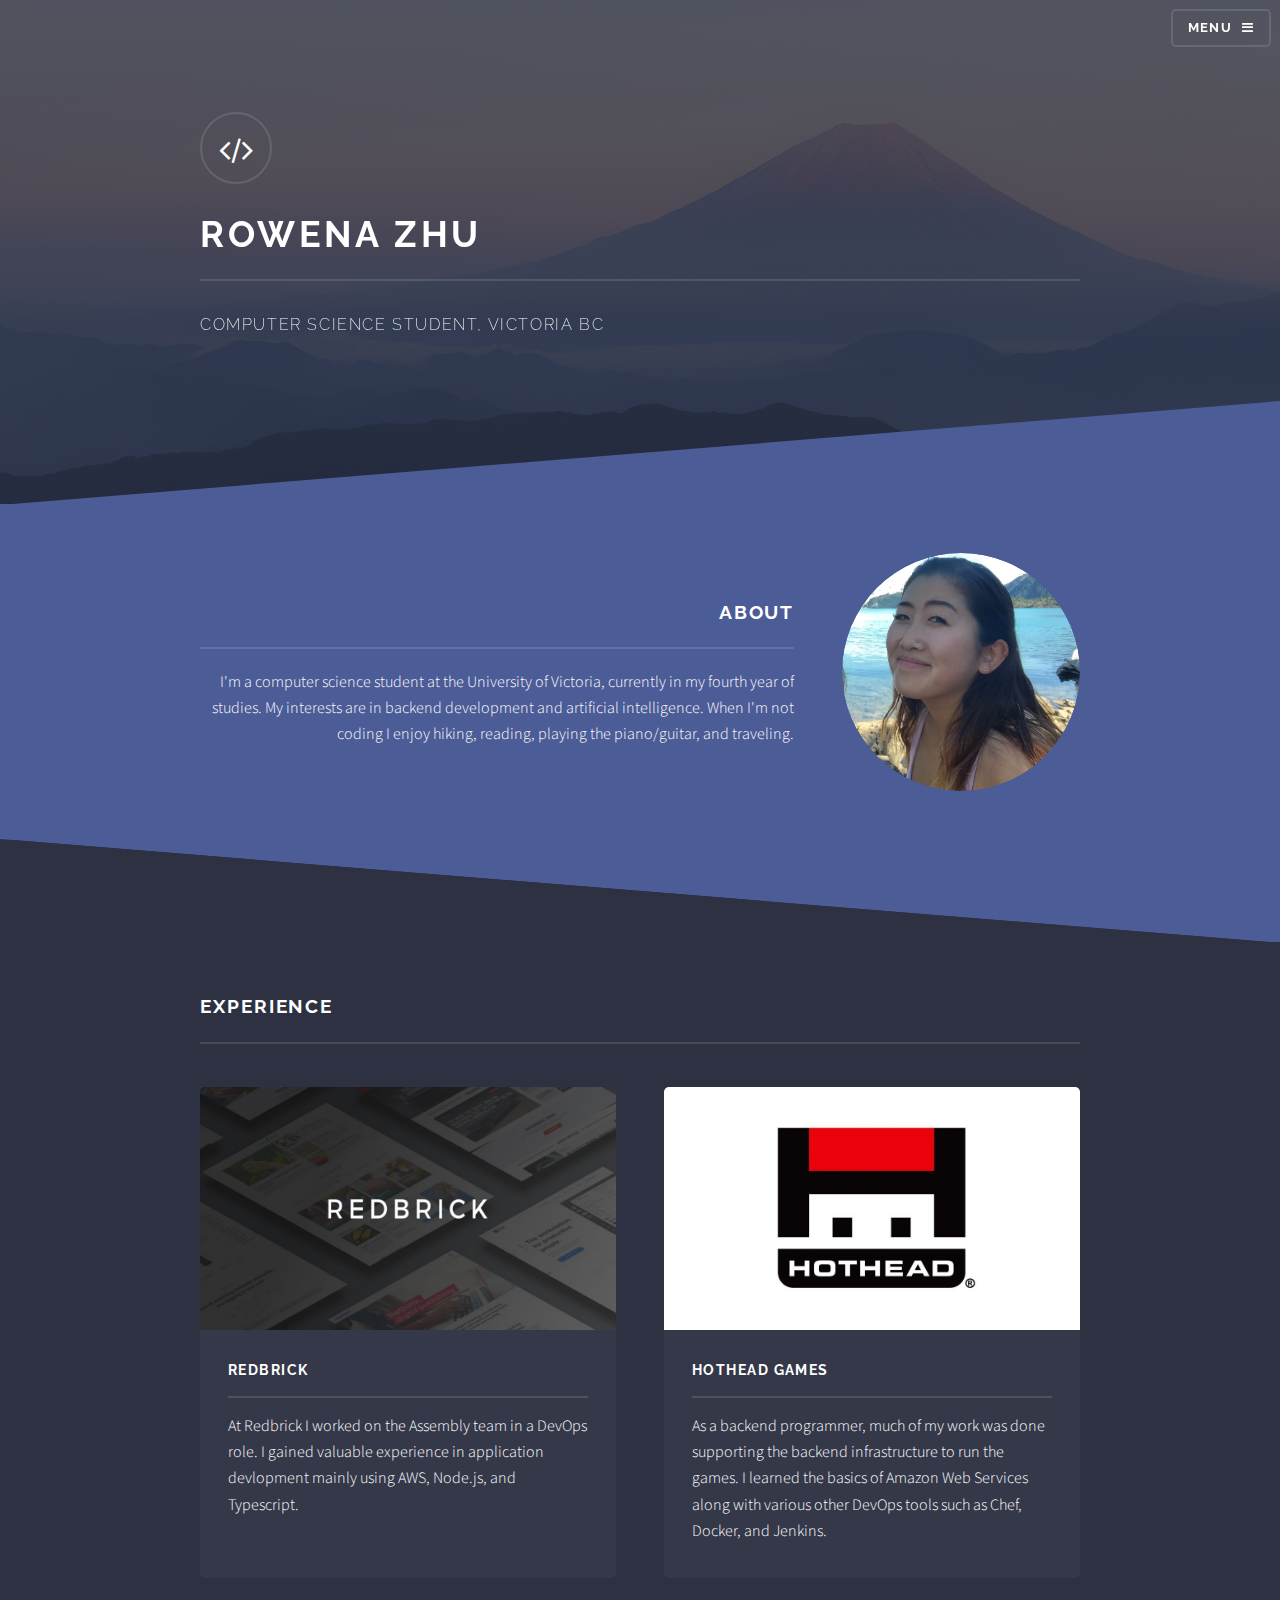
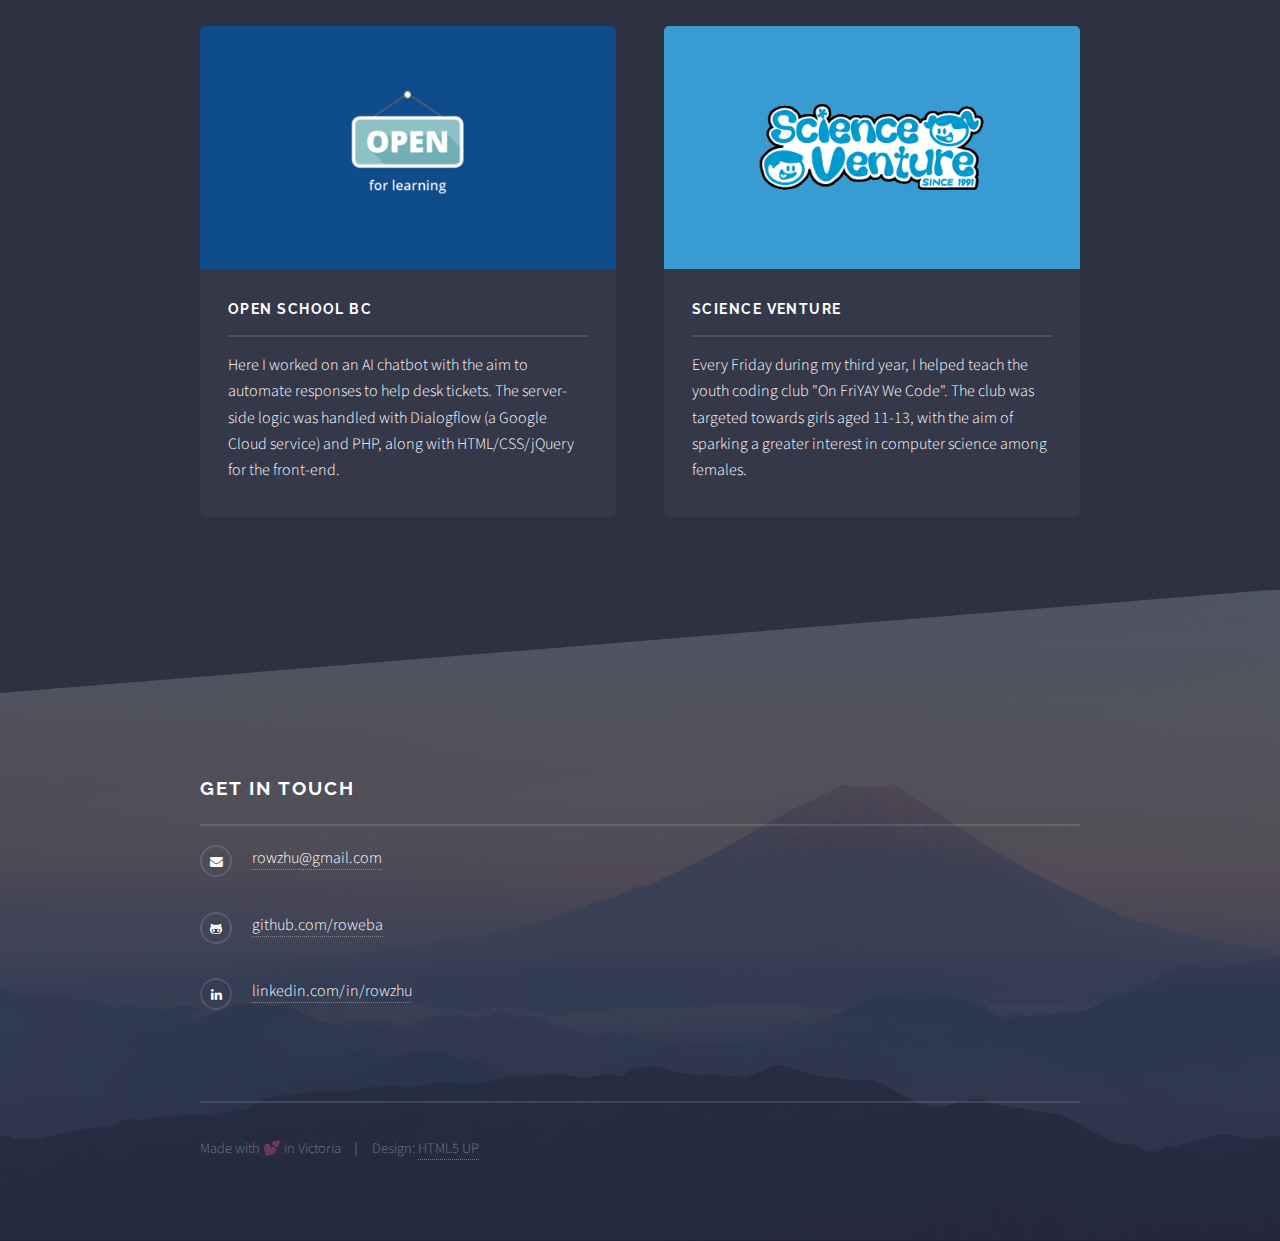
<file: index.html>
<!DOCTYPE HTML>
<!--
	Solid State by HTML5 UP
	html5up.net | @ajlkn
	Free for personal and commercial use under the CCA 3.0 license (html5up.net/license)
-->
<html>
	<head>
		<title>rowena zhu</title>
		<link rel="shortcut icon" href="favicon.ico" />
		<meta charset="utf-8" />
		<meta name="viewport" content="width=device-width, initial-scale=1, user-scalable=no" />
		<link rel="stylesheet" href="assets/css/main.css" />
		<noscript><link rel="stylesheet" href="assets/css/noscript.css" /></noscript>
	</head>
	<body class="is-preload">

		<!-- Page Wrapper -->
			<div id="page-wrapper">

				<!-- Header -->
					<header id="header" class="alt">
						<h1><a href="index.html">rowena zhu</a></h1>
						<nav>
							<a href="#menu">Menu</a>
						</nav>
					</header>

				<!-- Menu -->
					<nav id="menu">
						<div class="inner">
							<h2>Menu</h2>
							<ul class="links">
								<li><a href="https://docs.google.com/document/d/1t3fFZtf5wLRlR0L9hUS70PTY4P3JLsKaJSpeyqqjhNg/edit?usp=sharing" target="_blank">Resume</a></li>
								<li><a href="https://github.com/roweba" target="_blank">GitHub</a></li>
							</ul>
							<a href="#" class="close">Close</a>
						</div>
					</nav>

				<!-- Banner -->
					<section id="banner">
						<div class="inner">
							<div class="logo"><span class="icon fa-code"></span></div>
							<h2>rowena zhu</h2>
							<p>computer science student, victoria bc</p>
						</div>
					</section>

				<!-- Wrapper -->
					<section id="wrapper">
						
						<!-- One -->
							<section id="one" class="wrapper spotlight style1">
								<div class="inner">
									<a href="#" class="image"><img src="images/face.jpg" alt="" /></a>
									<div class="content">
										<h2 class="major">About</h2>
										<p>I'm a computer science student at the University of Victoria, currently in my fourth year of studies. My interests are in backend development and artificial intelligence.
											When I'm not coding I enjoy hiking, reading, playing the piano/guitar, and traveling.
										</p>
										<!--<a href="#" class="special">Learn more</a> -->
									</div>
								</div>
							</section>

						<!-- Two 
							<section id="two" class="wrapper alt spotlight style2">
								<div class="inner">
									<a href="#" class="image"><img src="images/pic02.jpg" alt="" /></a>
									<div class="content">
										<h2 class="major">Tempus adipiscing</h2>
										<p>Lorem ipsum dolor sit amet, etiam lorem adipiscing elit. Cras turpis ante, nullam sit amet turpis non, sollicitudin posuere urna. Mauris id tellus arcu. Nunc vehicula id nulla dignissim dapibus. Nullam ultrices, neque et faucibus viverra, ex nulla cursus.</p>
										<a href="#" class="special">Learn more</a>
									</div>
								</div>
							</section> -->

						<!-- Three
							<section id="three" class="wrapper spotlight style3">
								<div class="inner">
									<a href="#" class="image"><img src="images/pic03.jpg" alt="" /></a>
									<div class="content">
										<h2 class="major">Nullam dignissim</h2>
										<p>Lorem ipsum dolor sit amet, etiam lorem adipiscing elit. Cras turpis ante, nullam sit amet turpis non, sollicitudin posuere urna. Mauris id tellus arcu. Nunc vehicula id nulla dignissim dapibus. Nullam ultrices, neque et faucibus viverra, ex nulla cursus.</p>
										<a href="#" class="special">Learn more</a>
									</div>
								</div>
							</section> -->

						<!-- Four -->
							<section id="four" class="wrapper alt style1">
								<div class="inner">
									<h2 class="major">Experience</h2>
									<!--<p>Cras mattis ante fermentum, malesuada neque vitae, eleifend erat. Phasellus non pulvinar erat. Fusce tincidunt, nisl eget mattis egestas, purus ipsum consequat orci, sit amet lobortis lorem lacus in tellus. Sed ac elementum arcu. Quisque placerat auctor laoreet.</p> -->
									<section class="features">
										<article>
											<a href="https://rdbrck.com/" target="blank" class="image"><img src="images/redbrick.jpg" alt="" /></a>
											<h3 class="major">Redbrick</h3>
											<p>At Redbrick I worked on the Assembly team in a DevOps role. I gained valuable experience in application 
												devlopment mainly using AWS, Node.js, and Typescript.
											</p>
										</article>
										<article>
											<a href="https://hotheadgames.com/" target="blank" class="image"><img src="images/hothead.jpg" alt="" /></a>
											<h3 class="major">Hothead Games</h3>
											<p>As a backend programmer, much of my work was done supporting the backend infrastructure to run the games.
												I learned the basics of Amazon Web Services along with various other DevOps tools such as Chef, Docker, and Jenkins.
											</p>
										</article>
										<article>
											<a href="https://www.openschool.bc.ca/" target="blank" class="image"><img src="images/osbc.png" alt="" /></a>
											<h3 class="major">Open School BC</h3>
											<p>Here I worked on an AI chatbot with the aim to automate responses to help desk tickets. The server-side logic was handled
												with Dialogflow (a Google Cloud service) and PHP, along with HTML/CSS/jQuery for the front-end. 
											</p>
										</article>
										<article>
											<a href="https://www.scienceventure.ca/" target="blank" class="image"><img src="images/sv.png" alt="" /></a>
											<h3 class="major">Science Venture</h3>
											<p>Every Friday during my third year, I helped teach the youth coding club "On FriYAY We Code". The 
												club was targeted towards girls aged 11-13, with the aim of sparking a greater interest in computer science among 
												females.
											</p>
										</article>
										<!-- <article>
											<a href="javascript:void(0);" class="image"><img src="images/bc.png" alt="" /></a>
											<h3 class="major">Ministry of Citizens' Services</h3>
											<p>I helped the BC Government deploy their new VoIP technology, and used Cisco Prime Infrastrcture
												to design floor plans of wireless network coverage.</p>
										</article> -->
									</section>
									<!--<ul class="actions">
										<li><a href="#" class="button">Browse All</a></li>
									</ul> -->
								</div>
							</section>

					</section>

				<!-- Footer -->
					<section id="footer">
						<div class="inner">
							<h2 class="major">Get in touch</h2>
		
							<!-- <form method="post" action="#">
								<div class="fields">
									<div class="field">
										<label for="name">Name</label>
										<input type="text" name="name" id="name" />
									</div>
									<div class="field">
										<label for="email">Email</label>
										<input type="email" name="email" id="email" />
									</div>
									<div class="field">
										<label for="message">Message</label>
										<textarea name="message" id="message" rows="4"></textarea>
									</div>
								</div>
								<ul class="actions">
									<li><input type="submit" value="Send Message" /></li>
								</ul>
							</form> -->
							<ul class="contact">
								<!-- <li class="fa-home">
									Untitled Inc<br />
									1234 Somewhere Road Suite #2894<br />
									Nashville, TN 00000-0000
								</li> -->
								<li class="fa-envelope"><a href="mailto:rowzhu@gmail.com">rowzhu@gmail.com</a></li>
								<li class="fa-github-alt"><a href="https://github.com/roweba" target="blank">github.com/roweba</a></li>
								<li class="fa-linkedin"><a href="https://www.linkedin.com/in/rowzh/" target="blank">linkedin.com/in/rowzhu</a></li>
								<!-- <li class="fa-instagram"><a href="#">instagram.com/untitled-tld</a></li> -->
							</ul>
							<ul class="copyright">
								<li><style>.heart{color:#e25555;}</style>
									Made with 💕 in Victoria</li><li>Design: <a href="http://html5up.net">HTML5 UP</a></li>
							</ul>
						</div>
					</section>

			</div>

		<!-- Scripts -->
			<script src="assets/js/jquery.min.js"></script>
			<script src="assets/js/jquery.scrollex.min.js"></script>
			<script src="assets/js/browser.min.js"></script>
			<script src="assets/js/breakpoints.min.js"></script>
			<script src="assets/js/util.js"></script>
			<script src="assets/js/main.js"></script>

	</body>
</html>
</file>
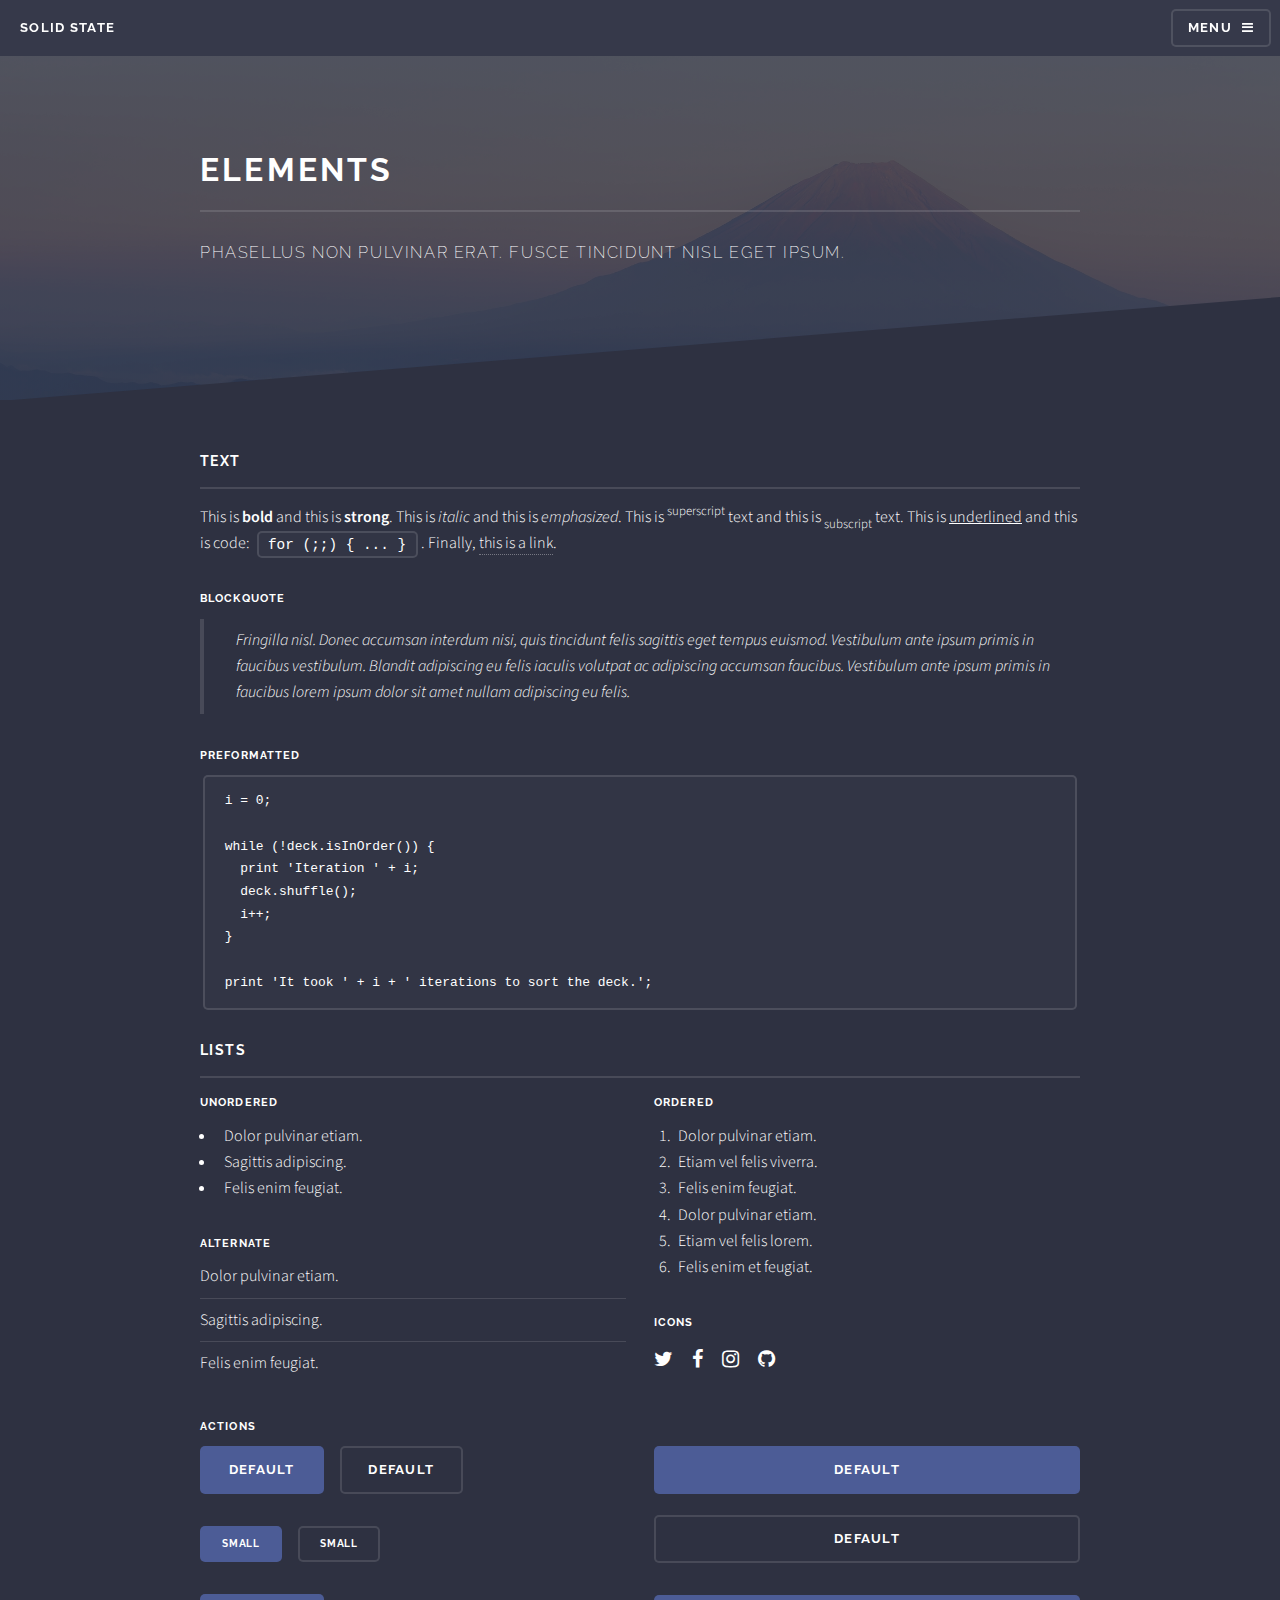
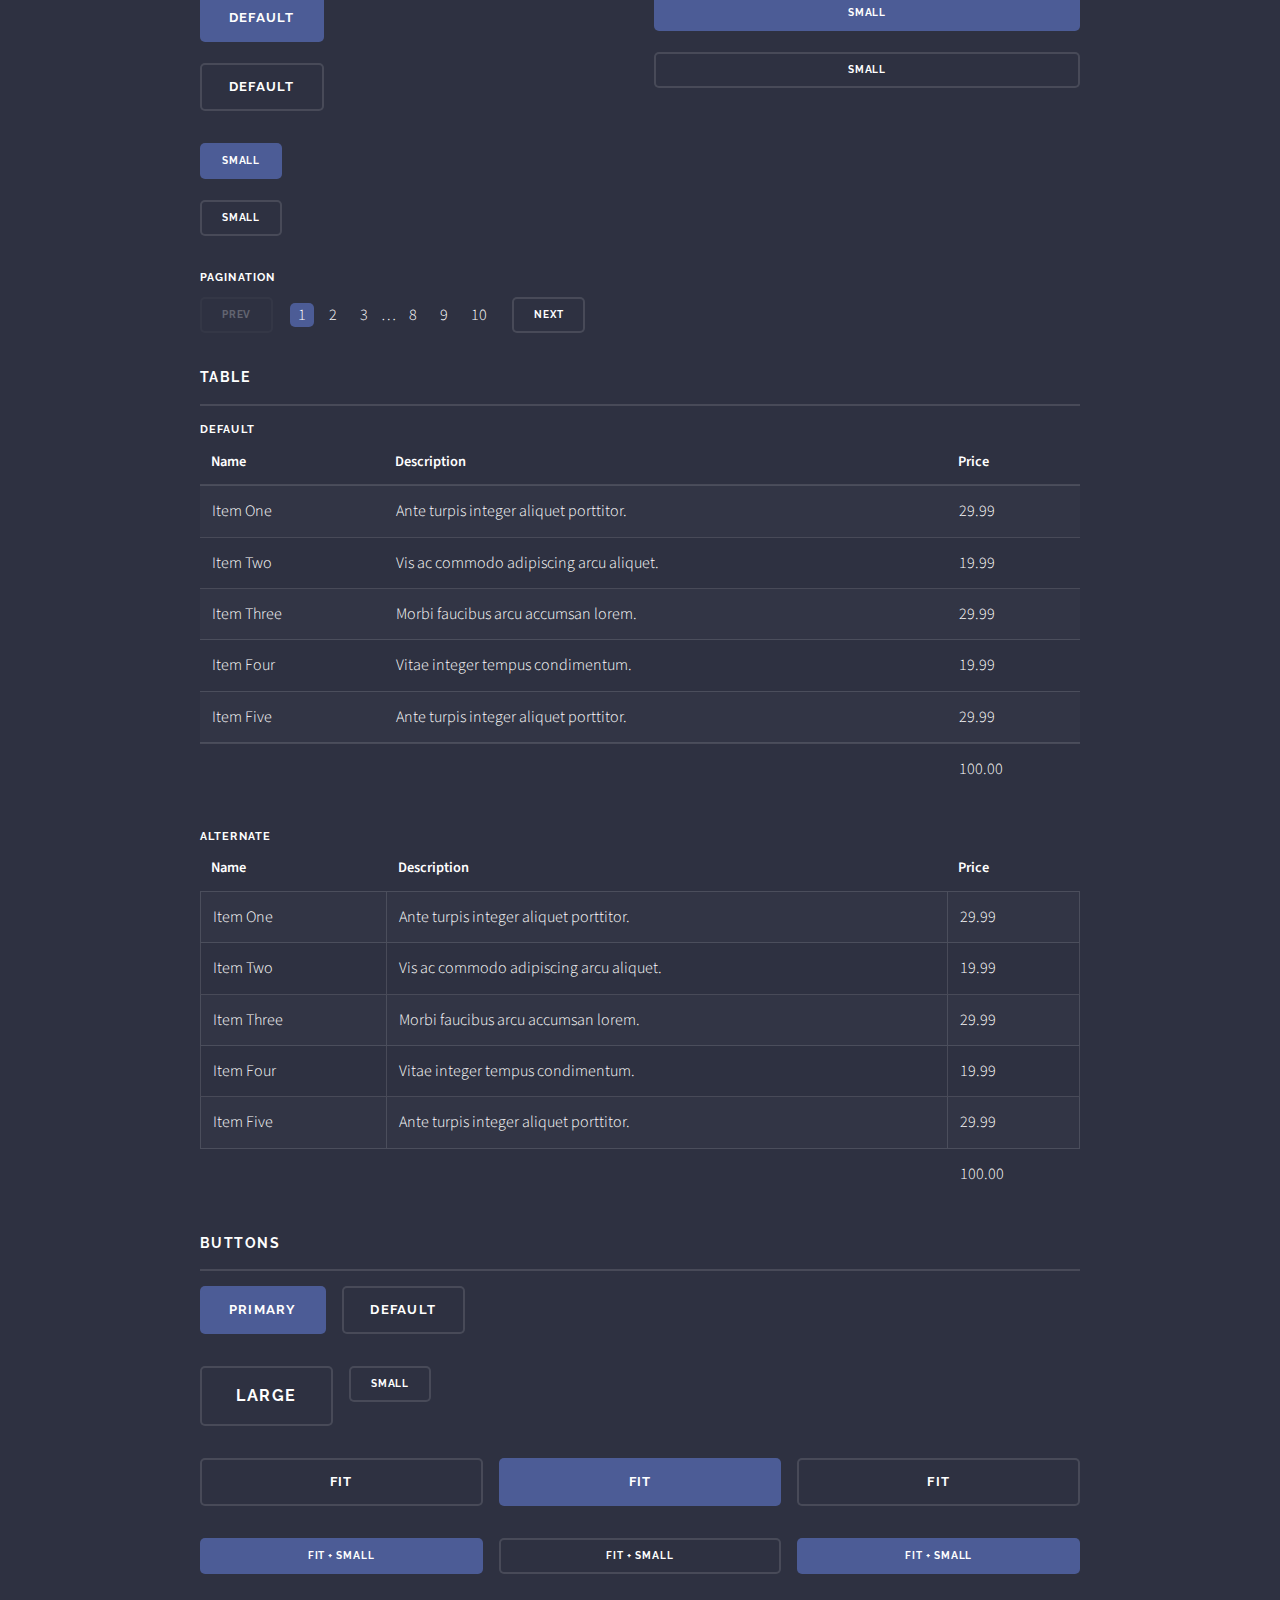
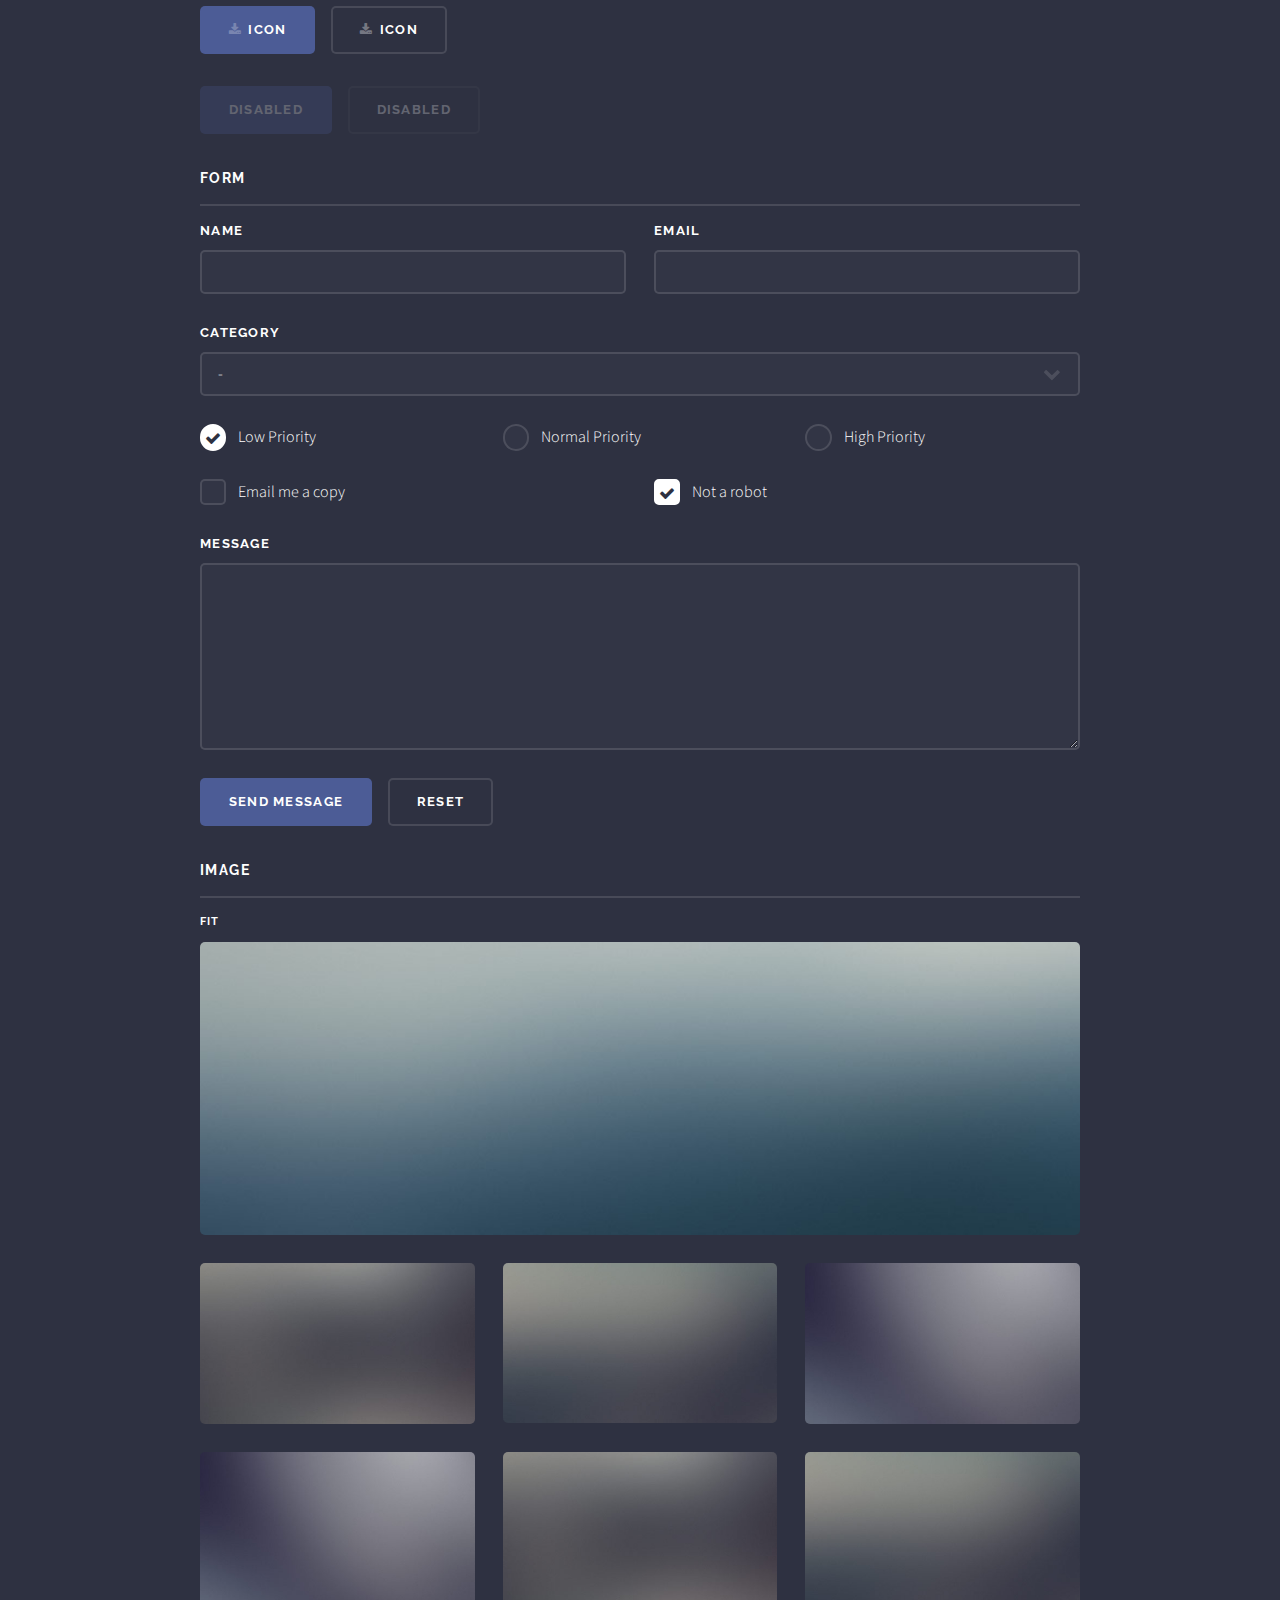
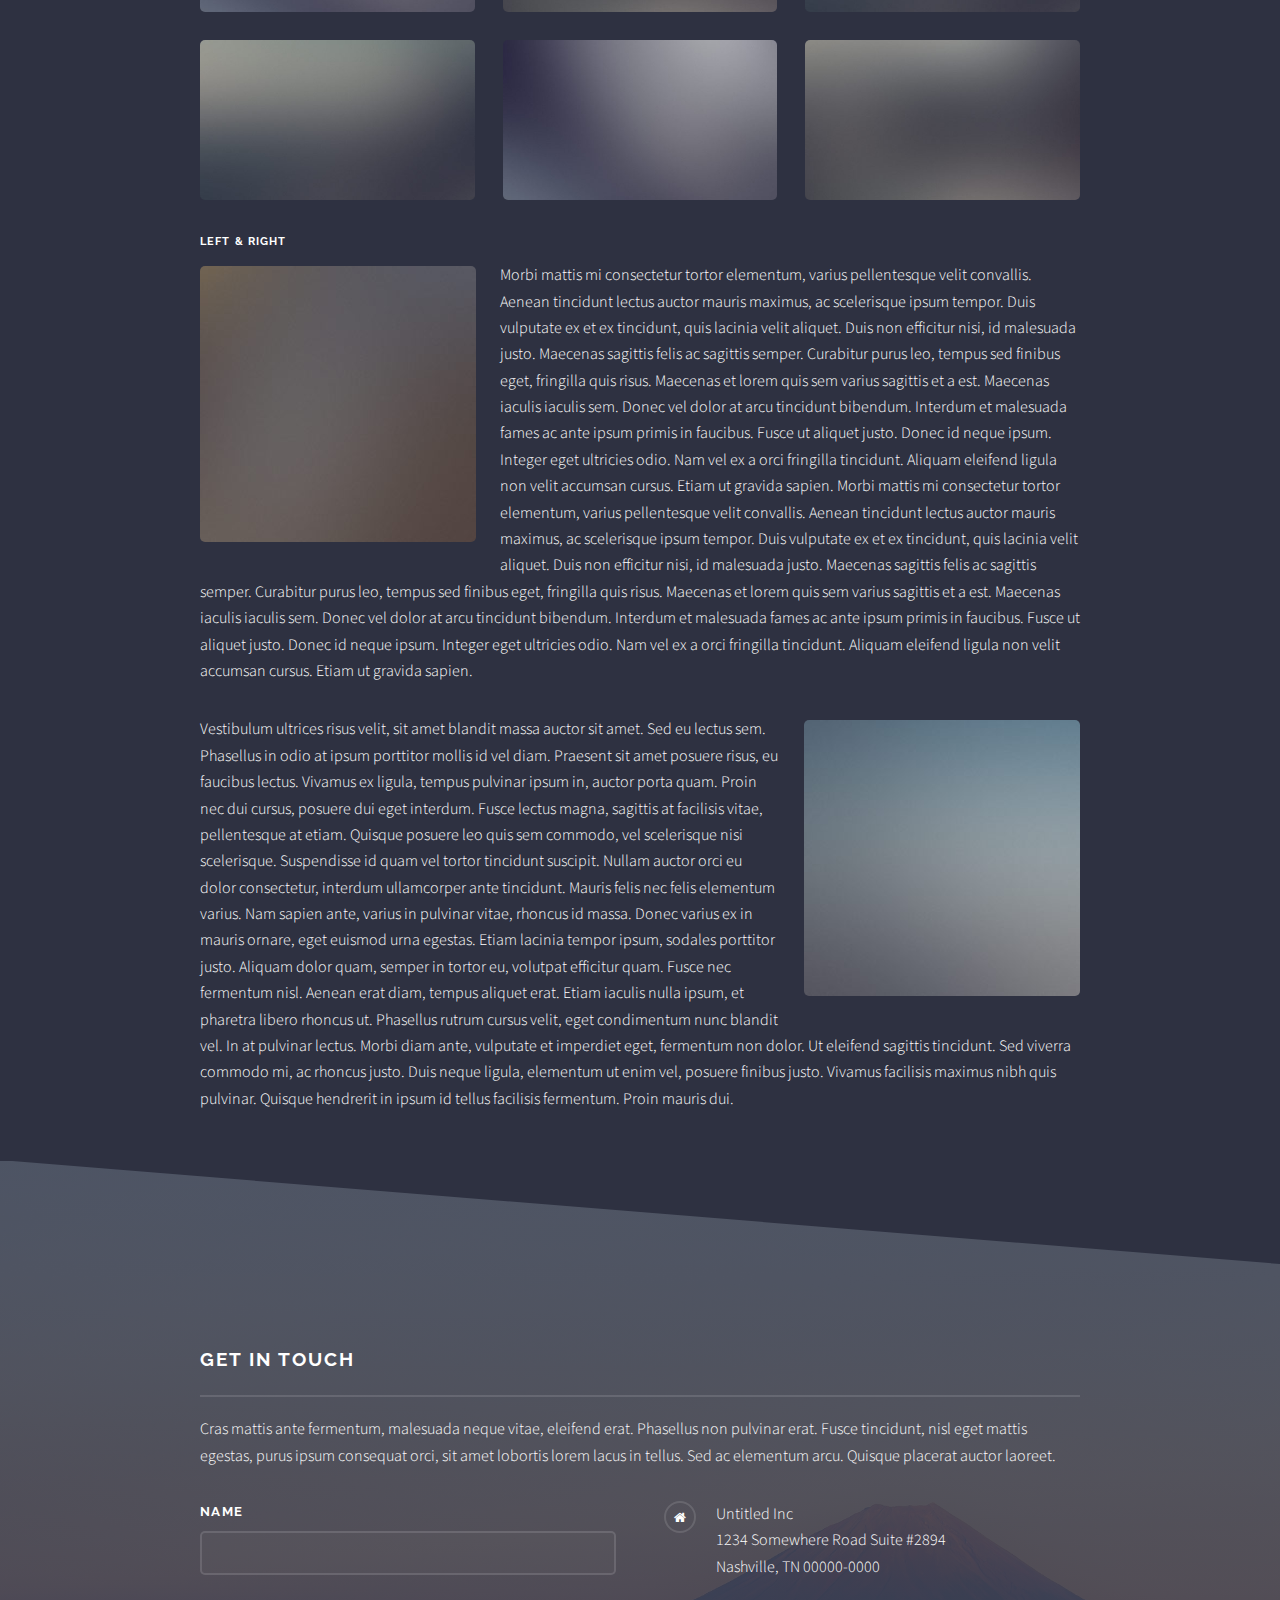
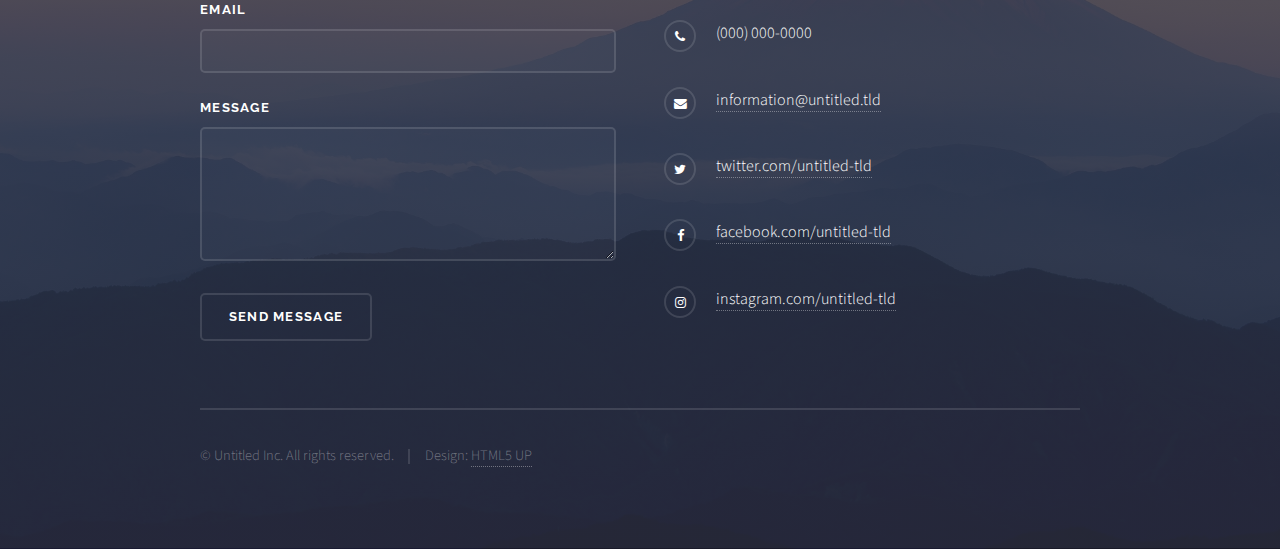
<file: elements.html>
<!DOCTYPE HTML>
<!--
	Solid State by HTML5 UP
	html5up.net | @ajlkn
	Free for personal and commercial use under the CCA 3.0 license (html5up.net/license)
-->
<html>
	<head>
		<title>Elements - Solid State by HTML5 UP</title>
		<meta charset="utf-8" />
		<meta name="viewport" content="width=device-width, initial-scale=1, user-scalable=no" />
		<link rel="stylesheet" href="assets/css/main.css" />
		<noscript><link rel="stylesheet" href="assets/css/noscript.css" /></noscript>
	</head>
	<body class="is-preload">

		<!-- Page Wrapper -->
			<div id="page-wrapper">

				<!-- Header -->
					<header id="header">
						<h1><a href="index.html">Solid State</a></h1>
						<nav>
							<a href="#menu">Menu</a>
						</nav>
					</header>

				<!-- Menu -->
					<nav id="menu">
						<div class="inner">
							<h2>Menu</h2>
							<ul class="links">
								<li><a href="index.html">Home</a></li>
								<li><a href="generic.html">Generic</a></li>
								<li><a href="elements.html">Elements</a></li>
								<li><a href="#">Log In</a></li>
								<li><a href="#">Sign Up</a></li>
							</ul>
							<a href="#" class="close">Close</a>
						</div>
					</nav>

				<!-- Wrapper -->
					<section id="wrapper">
						<header>
							<div class="inner">
								<h2>Elements</h2>
								<p>Phasellus non pulvinar erat. Fusce tincidunt nisl eget ipsum.</p>
							</div>
						</header>

						<!-- Content -->
							<div class="wrapper">
								<div class="inner">

									<section>
										<h3 class="major">Text</h3>
										<p>This is <b>bold</b> and this is <strong>strong</strong>. This is <i>italic</i> and this is <em>emphasized</em>.
										This is <sup>superscript</sup> text and this is <sub>subscript</sub> text.
										This is <u>underlined</u> and this is code: <code>for (;;) { ... }</code>. Finally, <a href="#">this is a link</a>.</p>
										<h4>Blockquote</h4>
										<blockquote>Fringilla nisl. Donec accumsan interdum nisi, quis tincidunt felis sagittis eget tempus euismod. Vestibulum ante ipsum primis in faucibus vestibulum. Blandit adipiscing eu felis iaculis volutpat ac adipiscing accumsan faucibus. Vestibulum ante ipsum primis in faucibus lorem ipsum dolor sit amet nullam adipiscing eu felis.</blockquote>
										<h4>Preformatted</h4>
										<pre><code>i = 0;

while (!deck.isInOrder()) {
  print 'Iteration ' + i;
  deck.shuffle();
  i++;
}

print 'It took ' + i + ' iterations to sort the deck.';</code></pre>
									</section>

									<section>
										<h3 class="major">Lists</h3>
										<div class="row">
											<div class="col-6 col-12-medium">
												<h4>Unordered</h4>
												<ul>
													<li>Dolor pulvinar etiam.</li>
													<li>Sagittis adipiscing.</li>
													<li>Felis enim feugiat.</li>
												</ul>
												<h4>Alternate</h4>
												<ul class="alt">
													<li>Dolor pulvinar etiam.</li>
													<li>Sagittis adipiscing.</li>
													<li>Felis enim feugiat.</li>
												</ul>
											</div>
											<div class="col-6 col-12-medium">
												<h4>Ordered</h4>
												<ol>
													<li>Dolor pulvinar etiam.</li>
													<li>Etiam vel felis viverra.</li>
													<li>Felis enim feugiat.</li>
													<li>Dolor pulvinar etiam.</li>
													<li>Etiam vel felis lorem.</li>
													<li>Felis enim et feugiat.</li>
												</ol>
												<h4>Icons</h4>
												<ul class="icons">
													<li><a href="#" class="icon fa-twitter"><span class="label">Twitter</span></a></li>
													<li><a href="#" class="icon fa-facebook"><span class="label">Facebook</span></a></li>
													<li><a href="#" class="icon fa-instagram"><span class="label">Instagram</span></a></li>
													<li><a href="#" class="icon fa-github"><span class="label">Github</span></a></li>
												</ul>
											</div>
										</div>
										<h4>Actions</h4>
										<div class="row">
											<div class="col-6 col-12-medium">
												<ul class="actions">
													<li><a href="#" class="button primary">Default</a></li>
													<li><a href="#" class="button">Default</a></li>
												</ul>
												<ul class="actions small">
													<li><a href="#" class="button primary small">Small</a></li>
													<li><a href="#" class="button small">Small</a></li>
												</ul>
												<ul class="actions stacked">
													<li><a href="#" class="button primary">Default</a></li>
													<li><a href="#" class="button">Default</a></li>
												</ul>
												<ul class="actions stacked small">
													<li><a href="#" class="button primary small">Small</a></li>
													<li><a href="#" class="button small">Small</a></li>
												</ul>
											</div>
											<div class="col-6 col-12-medium">
												<ul class="actions stacked">
													<li><a href="#" class="button primary fit">Default</a></li>
													<li><a href="#" class="button fit">Default</a></li>
												</ul>
												<ul class="actions stacked small">
													<li><a href="#" class="button primary small fit">Small</a></li>
													<li><a href="#" class="button small fit">Small</a></li>
												</ul>
											</div>
										</div>
										<h4>Pagination</h4>
										<ul class="pagination">
											<li><span class="button small disabled">Prev</span></li>
											<li><a href="#" class="page active">1</a></li>
											<li><a href="#" class="page">2</a></li>
											<li><a href="#" class="page">3</a></li>
											<li><span>&hellip;</span></li>
											<li><a href="#" class="page">8</a></li>
											<li><a href="#" class="page">9</a></li>
											<li><a href="#" class="page">10</a></li>
											<li><a href="#" class="button small">Next</a></li>
										</ul>
									</section>

									<section>
										<h3 class="major">Table</h3>
										<h4>Default</h4>
										<div class="table-wrapper">
											<table>
												<thead>
													<tr>
														<th>Name</th>
														<th>Description</th>
														<th>Price</th>
													</tr>
												</thead>
												<tbody>
													<tr>
														<td>Item One</td>
														<td>Ante turpis integer aliquet porttitor.</td>
														<td>29.99</td>
													</tr>
													<tr>
														<td>Item Two</td>
														<td>Vis ac commodo adipiscing arcu aliquet.</td>
														<td>19.99</td>
													</tr>
													<tr>
														<td>Item Three</td>
														<td> Morbi faucibus arcu accumsan lorem.</td>
														<td>29.99</td>
													</tr>
													<tr>
														<td>Item Four</td>
														<td>Vitae integer tempus condimentum.</td>
														<td>19.99</td>
													</tr>
													<tr>
														<td>Item Five</td>
														<td>Ante turpis integer aliquet porttitor.</td>
														<td>29.99</td>
													</tr>
												</tbody>
												<tfoot>
													<tr>
														<td colspan="2"></td>
														<td>100.00</td>
													</tr>
												</tfoot>
											</table>
										</div>

										<h4>Alternate</h4>
										<div class="table-wrapper">
											<table class="alt">
												<thead>
													<tr>
														<th>Name</th>
														<th>Description</th>
														<th>Price</th>
													</tr>
												</thead>
												<tbody>
													<tr>
														<td>Item One</td>
														<td>Ante turpis integer aliquet porttitor.</td>
														<td>29.99</td>
													</tr>
													<tr>
														<td>Item Two</td>
														<td>Vis ac commodo adipiscing arcu aliquet.</td>
														<td>19.99</td>
													</tr>
													<tr>
														<td>Item Three</td>
														<td> Morbi faucibus arcu accumsan lorem.</td>
														<td>29.99</td>
													</tr>
													<tr>
														<td>Item Four</td>
														<td>Vitae integer tempus condimentum.</td>
														<td>19.99</td>
													</tr>
													<tr>
														<td>Item Five</td>
														<td>Ante turpis integer aliquet porttitor.</td>
														<td>29.99</td>
													</tr>
												</tbody>
												<tfoot>
													<tr>
														<td colspan="2"></td>
														<td>100.00</td>
													</tr>
												</tfoot>
											</table>
										</div>
									</section>

									<section>
										<h3 class="major">Buttons</h3>
										<ul class="actions">
											<li><a href="#" class="button primary">Primary</a></li>
											<li><a href="#" class="button">Default</a></li>
										</ul>
										<ul class="actions">
											<li><a href="#" class="button large">Large</a></li>
											<li><a href="#" class="button small">Small</a></li>
										</ul>
										<ul class="actions fit">
											<li><a href="#" class="button fit">Fit</a></li>
											<li><a href="#" class="button primary fit">Fit</a></li>
											<li><a href="#" class="button fit">Fit</a></li>
										</ul>
										<ul class="actions fit small">
											<li><a href="#" class="button primary fit small">Fit + Small</a></li>
											<li><a href="#" class="button fit small">Fit + Small</a></li>
											<li><a href="#" class="button primary fit small">Fit + Small</a></li>
										</ul>
										<ul class="actions">
											<li><a href="#" class="button primary icon fa-download">Icon</a></li>
											<li><a href="#" class="button icon fa-download">Icon</a></li>
										</ul>
										<ul class="actions">
											<li><span class="button primary disabled">Disabled</span></li>
											<li><span class="button disabled">Disabled</span></li>
										</ul>
									</section>

									<section>
										<h3 class="major">Form</h3>
										<form method="post" action="#">
											<div class="row gtr-uniform">
												<div class="col-6 col-12-xsmall">
													<label for="demo-name">Name</label>
													<input type="text" name="demo-name" id="demo-name" value="" />
												</div>
												<div class="col-6 col-12-xsmall">
													<label for="demo-email">Email</label>
													<input type="email" name="demo-email" id="demo-email" value="" />
												</div>
												<div class="col-12">
													<label for="demo-category">Category</label>
													<select name="demo-category" id="demo-category">
														<option value="">-</option>
														<option value="1">Manufacturing</option>
														<option value="1">Shipping</option>
														<option value="1">Administration</option>
														<option value="1">Human Resources</option>
													</select>
												</div>
												<div class="col-4 col-12-small">
													<input type="radio" id="demo-priority-low" name="demo-priority" checked>
													<label for="demo-priority-low">Low Priority</label>
												</div>
												<div class="col-4 col-12-small">
													<input type="radio" id="demo-priority-normal" name="demo-priority">
													<label for="demo-priority-normal">Normal Priority</label>
												</div>
												<div class="col-4 col-12-small">
													<input type="radio" id="demo-priority-high" name="demo-priority">
													<label for="demo-priority-high">High Priority</label>
												</div>
												<div class="col-6 col-12-small">
													<input type="checkbox" id="demo-copy" name="demo-copy">
													<label for="demo-copy">Email me a copy</label>
												</div>
												<div class="col-6 col-12-small">
													<input type="checkbox" id="demo-human" name="demo-human" checked>
													<label for="demo-human">Not a robot</label>
												</div>
												<div class="col-12">
													<label for="demo-message">Message</label>
													<textarea name="demo-message" id="demo-message" rows="6"></textarea>
												</div>
												<div class="col-12">
													<ul class="actions">
														<li><input type="submit" value="Send Message" class="primary" /></li>
														<li><input type="reset" value="Reset" /></li>
													</ul>
												</div>
											</div>
										</form>
									</section>

									<section>
										<h3 class="major">Image</h3>
										<h4>Fit</h4>
										<div class="box alt">
											<div class="row gtr-uniform">
												<div class="col-12"><span class="image fit"><img src="images/pic08.jpg" alt="" /></span></div>
												<div class="col-4"><span class="image fit"><img src="images/pic05.jpg" alt="" /></span></div>
												<div class="col-4"><span class="image fit"><img src="images/pic06.jpg" alt="" /></span></div>
												<div class="col-4"><span class="image fit"><img src="images/pic07.jpg" alt="" /></span></div>
												<div class="col-4"><span class="image fit"><img src="images/pic07.jpg" alt="" /></span></div>
												<div class="col-4"><span class="image fit"><img src="images/pic05.jpg" alt="" /></span></div>
												<div class="col-4"><span class="image fit"><img src="images/pic06.jpg" alt="" /></span></div>
												<div class="col-4"><span class="image fit"><img src="images/pic06.jpg" alt="" /></span></div>
												<div class="col-4"><span class="image fit"><img src="images/pic07.jpg" alt="" /></span></div>
												<div class="col-4"><span class="image fit"><img src="images/pic05.jpg" alt="" /></span></div>
											</div>
										</div>
										<h4>Left &amp; Right</h4>
										<p><span class="image left"><img src="images/pic01.jpg" alt="" /></span>Morbi mattis mi consectetur tortor elementum, varius pellentesque velit convallis. Aenean tincidunt lectus auctor mauris maximus, ac scelerisque ipsum tempor. Duis vulputate ex et ex tincidunt, quis lacinia velit aliquet. Duis non efficitur nisi, id malesuada justo. Maecenas sagittis felis ac sagittis semper. Curabitur purus leo, tempus sed finibus eget, fringilla quis risus. Maecenas et lorem quis sem varius sagittis et a est. Maecenas iaculis iaculis sem. Donec vel dolor at arcu tincidunt bibendum. Interdum et malesuada fames ac ante ipsum primis in faucibus. Fusce ut aliquet justo. Donec id neque ipsum. Integer eget ultricies odio. Nam vel ex a orci fringilla tincidunt. Aliquam eleifend ligula non velit accumsan cursus. Etiam ut gravida sapien. Morbi mattis mi consectetur tortor elementum, varius pellentesque velit convallis. Aenean tincidunt lectus auctor mauris maximus, ac scelerisque ipsum tempor. Duis vulputate ex et ex tincidunt, quis lacinia velit aliquet. Duis non efficitur nisi, id malesuada justo. Maecenas sagittis felis ac sagittis semper. Curabitur purus leo, tempus sed finibus eget, fringilla quis risus. Maecenas et lorem quis sem varius sagittis et a est. Maecenas iaculis iaculis sem. Donec vel dolor at arcu tincidunt bibendum. Interdum et malesuada fames ac ante ipsum primis in faucibus. Fusce ut aliquet justo. Donec id neque ipsum. Integer eget ultricies odio. Nam vel ex a orci fringilla tincidunt. Aliquam eleifend ligula non velit accumsan cursus. Etiam ut gravida sapien.</p>
										<p><span class="image right"><img src="images/pic02.jpg" alt="" /></span>Vestibulum ultrices risus velit, sit amet blandit massa auctor sit amet. Sed eu lectus sem. Phasellus in odio at ipsum porttitor mollis id vel diam. Praesent sit amet posuere risus, eu faucibus lectus. Vivamus ex ligula, tempus pulvinar ipsum in, auctor porta quam. Proin nec dui cursus, posuere dui eget interdum. Fusce lectus magna, sagittis at facilisis vitae, pellentesque at etiam. Quisque posuere leo quis sem commodo, vel scelerisque nisi scelerisque. Suspendisse id quam vel tortor tincidunt suscipit. Nullam auctor orci eu dolor consectetur, interdum ullamcorper ante tincidunt. Mauris felis nec felis elementum varius. Nam sapien ante, varius in pulvinar vitae, rhoncus id massa. Donec varius ex in mauris ornare, eget euismod urna egestas. Etiam lacinia tempor ipsum, sodales porttitor justo. Aliquam dolor quam, semper in tortor eu, volutpat efficitur quam. Fusce nec fermentum nisl. Aenean erat diam, tempus aliquet erat. Etiam iaculis nulla ipsum, et pharetra libero rhoncus ut. Phasellus rutrum cursus velit, eget condimentum nunc blandit vel. In at pulvinar lectus. Morbi diam ante, vulputate et imperdiet eget, fermentum non dolor. Ut eleifend sagittis tincidunt. Sed viverra commodo mi, ac rhoncus justo. Duis neque ligula, elementum ut enim vel, posuere finibus justo. Vivamus facilisis maximus nibh quis pulvinar. Quisque hendrerit in ipsum id tellus facilisis fermentum. Proin mauris dui.</p>
									</section>

								</div>
							</div>

					</section>

				<!-- Footer -->
					<section id="footer">
						<div class="inner">
							<h2 class="major">Get in touch</h2>
							<p>Cras mattis ante fermentum, malesuada neque vitae, eleifend erat. Phasellus non pulvinar erat. Fusce tincidunt, nisl eget mattis egestas, purus ipsum consequat orci, sit amet lobortis lorem lacus in tellus. Sed ac elementum arcu. Quisque placerat auctor laoreet.</p>
							<form method="post" action="#">
								<div class="fields">
									<div class="field">
										<label for="name">Name</label>
										<input type="text" name="name" id="name" />
									</div>
									<div class="field">
										<label for="email">Email</label>
										<input type="email" name="email" id="email" />
									</div>
									<div class="field">
										<label for="message">Message</label>
										<textarea name="message" id="message" rows="4"></textarea>
									</div>
								</div>
								<ul class="actions">
									<li><input type="submit" value="Send Message" /></li>
								</ul>
							</form>
							<ul class="contact">
								<li class="fa-home">
									Untitled Inc<br />
									1234 Somewhere Road Suite #2894<br />
									Nashville, TN 00000-0000
								</li>
								<li class="fa-phone">(000) 000-0000</li>
								<li class="fa-envelope"><a href="#">information@untitled.tld</a></li>
								<li class="fa-twitter"><a href="#">twitter.com/untitled-tld</a></li>
								<li class="fa-facebook"><a href="#">facebook.com/untitled-tld</a></li>
								<li class="fa-instagram"><a href="#">instagram.com/untitled-tld</a></li>
							</ul>
							<ul class="copyright">
								<li>&copy; Untitled Inc. All rights reserved.</li><li>Design: <a href="http://html5up.net">HTML5 UP</a></li>
							</ul>
						</div>
					</section>

			</div>

		<!-- Scripts -->
			<script src="assets/js/jquery.min.js"></script>
			<script src="assets/js/jquery.scrollex.min.js"></script>
			<script src="assets/js/browser.min.js"></script>
			<script src="assets/js/breakpoints.min.js"></script>
			<script src="assets/js/util.js"></script>
			<script src="assets/js/main.js"></script>

	</body>
</html>
</file>
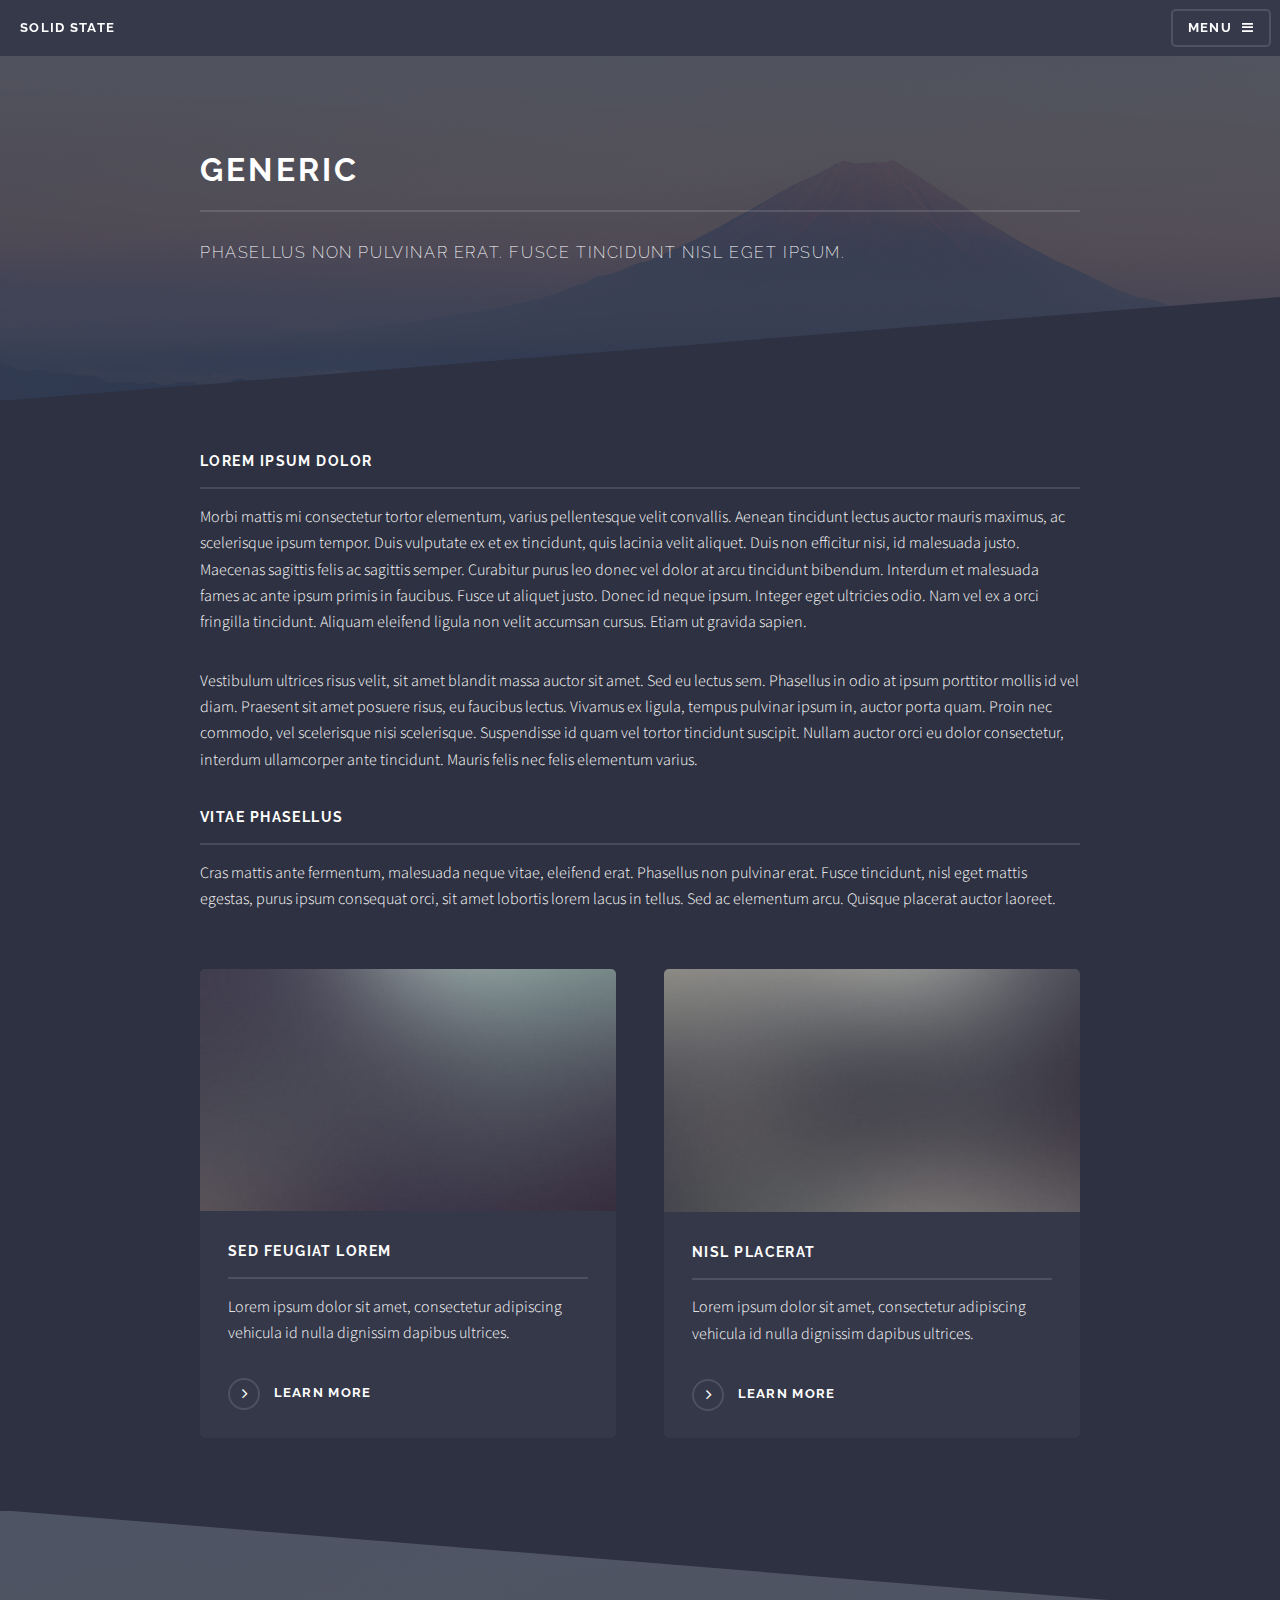
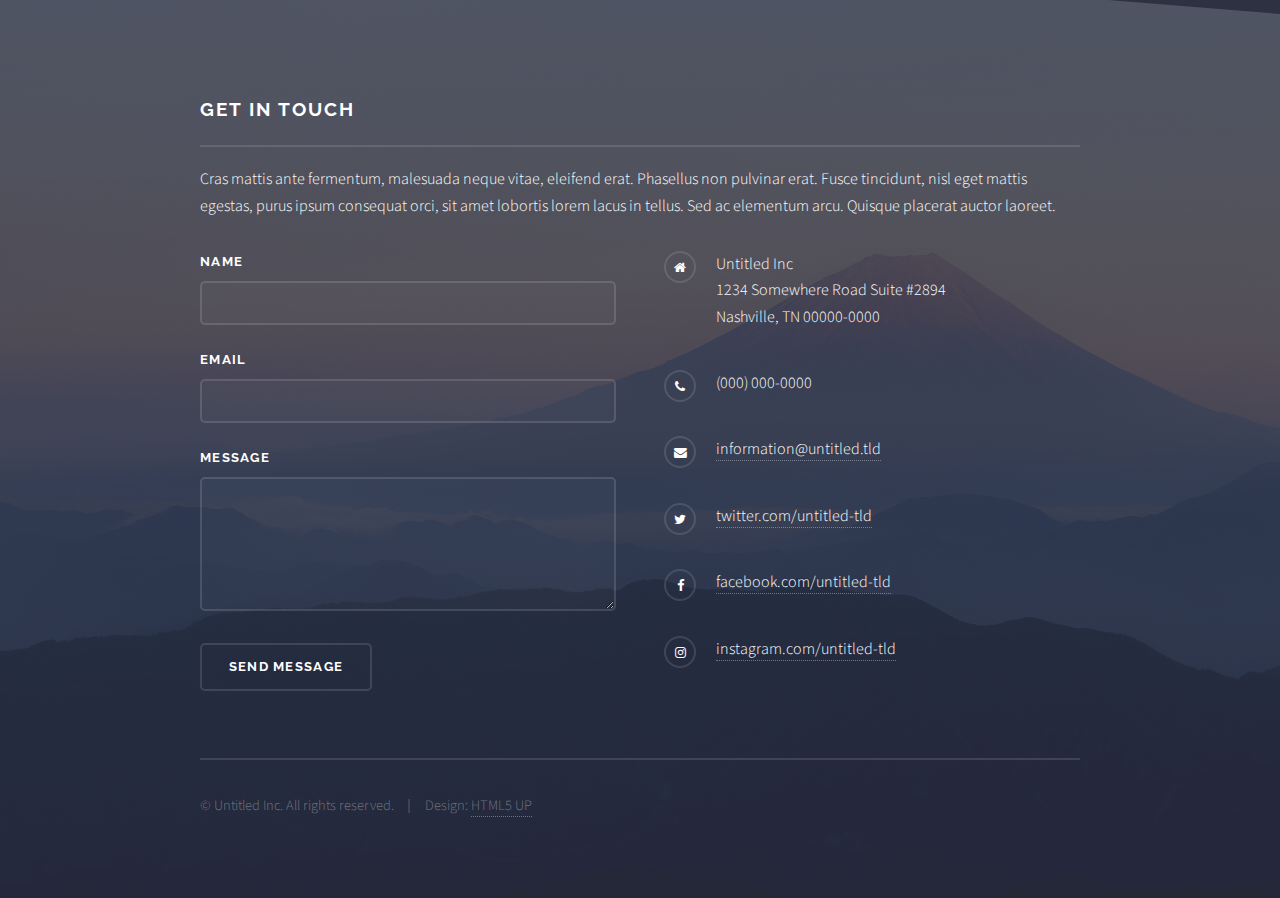
<file: generic.html>
<!DOCTYPE HTML>
<!--
	Solid State by HTML5 UP
	html5up.net | @ajlkn
	Free for personal and commercial use under the CCA 3.0 license (html5up.net/license)
-->
<html>
	<head>
		<title>Generic - Solid State by HTML5 UP</title>
		<meta charset="utf-8" />
		<meta name="viewport" content="width=device-width, initial-scale=1, user-scalable=no" />
		<link rel="stylesheet" href="assets/css/main.css" />
		<noscript><link rel="stylesheet" href="assets/css/noscript.css" /></noscript>
	</head>
	<body class="is-preload">

		<!-- Page Wrapper -->
			<div id="page-wrapper">

				<!-- Header -->
					<header id="header">
						<h1><a href="index.html">Solid State</a></h1>
						<nav>
							<a href="#menu">Menu</a>
						</nav>
					</header>

				<!-- Menu -->
					<nav id="menu">
						<div class="inner">
							<h2>Menu</h2>
							<ul class="links">
								<li><a href="index.html">Home</a></li>
								<li><a href="generic.html">Generic</a></li>
								<li><a href="elements.html">Elements</a></li>
								<li><a href="#">Log In</a></li>
								<li><a href="#">Sign Up</a></li>
							</ul>
							<a href="#" class="close">Close</a>
						</div>
					</nav>

				<!-- Wrapper -->
					<section id="wrapper">
						<header>
							<div class="inner">
								<h2>Generic</h2>
								<p>Phasellus non pulvinar erat. Fusce tincidunt nisl eget ipsum.</p>
							</div>
						</header>

						<!-- Content -->
							<div class="wrapper">
								<div class="inner">

									<h3 class="major">Lorem ipsum dolor</h3>
									<p>Morbi mattis mi consectetur tortor elementum, varius pellentesque velit convallis. Aenean tincidunt lectus auctor mauris maximus, ac scelerisque ipsum tempor. Duis vulputate ex et ex tincidunt, quis lacinia velit aliquet. Duis non efficitur nisi, id malesuada justo. Maecenas sagittis felis ac sagittis semper. Curabitur purus leo donec vel dolor at arcu tincidunt bibendum. Interdum et malesuada fames ac ante ipsum primis in faucibus. Fusce ut aliquet justo. Donec id neque ipsum. Integer eget ultricies odio. Nam vel ex a orci fringilla tincidunt. Aliquam eleifend ligula non velit accumsan cursus. Etiam ut gravida sapien.</p>

									<p>Vestibulum ultrices risus velit, sit amet blandit massa auctor sit amet. Sed eu lectus sem. Phasellus in odio at ipsum porttitor mollis id vel diam. Praesent sit amet posuere risus, eu faucibus lectus. Vivamus ex ligula, tempus pulvinar ipsum in, auctor porta quam. Proin nec commodo, vel scelerisque nisi scelerisque. Suspendisse id quam vel tortor tincidunt suscipit. Nullam auctor orci eu dolor consectetur, interdum ullamcorper ante tincidunt. Mauris felis nec felis elementum varius.</p>

									<h3 class="major">Vitae phasellus</h3>
									<p>Cras mattis ante fermentum, malesuada neque vitae, eleifend erat. Phasellus non pulvinar erat. Fusce tincidunt, nisl eget mattis egestas, purus ipsum consequat orci, sit amet lobortis lorem lacus in tellus. Sed ac elementum arcu. Quisque placerat auctor laoreet.</p>

									<section class="features">
										<article>
											<a href="#" class="image"><img src="images/pic04.jpg" alt="" /></a>
											<h3 class="major">Sed feugiat lorem</h3>
											<p>Lorem ipsum dolor sit amet, consectetur adipiscing vehicula id nulla dignissim dapibus ultrices.</p>
											<a href="#" class="special">Learn more</a>
										</article>
										<article>
											<a href="#" class="image"><img src="images/pic05.jpg" alt="" /></a>
											<h3 class="major">Nisl placerat</h3>
											<p>Lorem ipsum dolor sit amet, consectetur adipiscing vehicula id nulla dignissim dapibus ultrices.</p>
											<a href="#" class="special">Learn more</a>
										</article>
									</section>

								</div>
							</div>

					</section>

				<!-- Footer -->
					<section id="footer">
						<div class="inner">
							<h2 class="major">Get in touch</h2>
							<p>Cras mattis ante fermentum, malesuada neque vitae, eleifend erat. Phasellus non pulvinar erat. Fusce tincidunt, nisl eget mattis egestas, purus ipsum consequat orci, sit amet lobortis lorem lacus in tellus. Sed ac elementum arcu. Quisque placerat auctor laoreet.</p>
							<form method="post" action="#">
								<div class="fields">
									<div class="field">
										<label for="name">Name</label>
										<input type="text" name="name" id="name" />
									</div>
									<div class="field">
										<label for="email">Email</label>
										<input type="email" name="email" id="email" />
									</div>
									<div class="field">
										<label for="message">Message</label>
										<textarea name="message" id="message" rows="4"></textarea>
									</div>
								</div>
								<ul class="actions">
									<li><input type="submit" value="Send Message" /></li>
								</ul>
							</form>
							<ul class="contact">
								<li class="fa-home">
									Untitled Inc<br />
									1234 Somewhere Road Suite #2894<br />
									Nashville, TN 00000-0000
								</li>
								<li class="fa-phone">(000) 000-0000</li>
								<li class="fa-envelope"><a href="#">information@untitled.tld</a></li>
								<li class="fa-twitter"><a href="#">twitter.com/untitled-tld</a></li>
								<li class="fa-facebook"><a href="#">facebook.com/untitled-tld</a></li>
								<li class="fa-instagram"><a href="#">instagram.com/untitled-tld</a></li>
							</ul>
							<ul class="copyright">
								<li>&copy; Untitled Inc. All rights reserved.</li><li>Design: <a href="http://html5up.net">HTML5 UP</a></li>
							</ul>
						</div>
					</section>

			</div>

		<!-- Scripts -->
			<script src="assets/js/jquery.min.js"></script>
			<script src="assets/js/jquery.scrollex.min.js"></script>
			<script src="assets/js/browser.min.js"></script>
			<script src="assets/js/breakpoints.min.js"></script>
			<script src="assets/js/util.js"></script>
			<script src="assets/js/main.js"></script>

	</body>
</html>
</file>
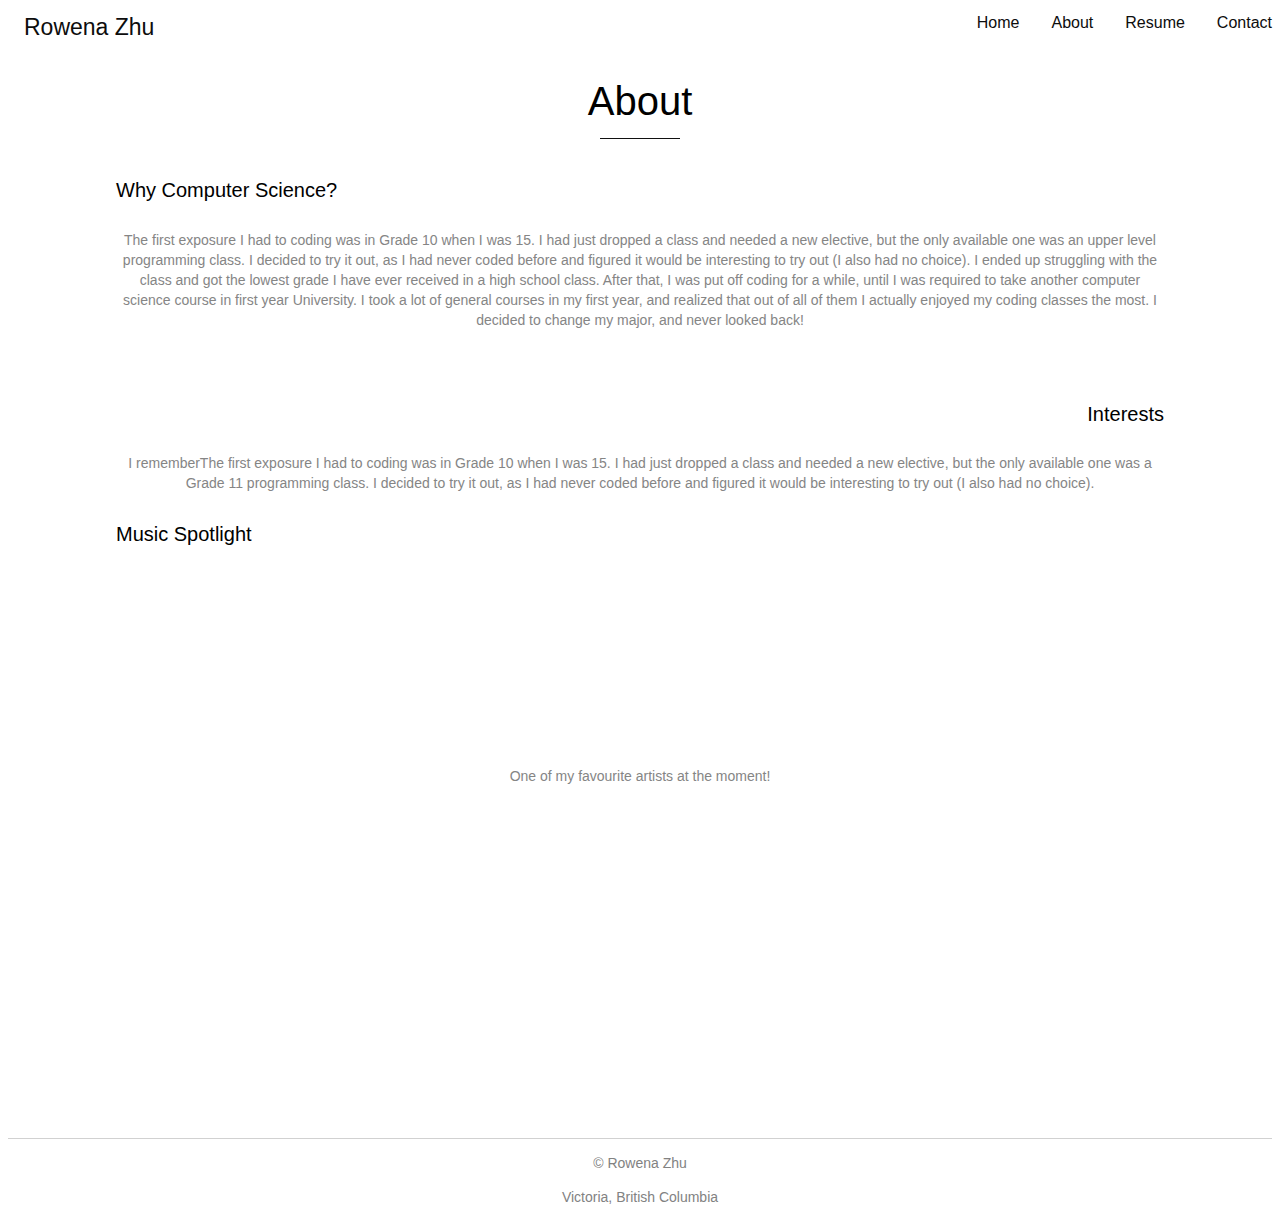
<file: site/about.html>
<html>
<head>
  <title>ROZH</title>
  <link href="about.css" type="text/css" rel="stylesheet">
  <ul>
  <lo><a href="site.html">Rowena Zhu</a></lo>
  <li><a href="contact.html">Contact</a></li>
  <li><a href="resume.html">Resume</a></li>
  <li><a href="about.html">About</a></li>
  <li><a href="site.html">Home</a></li>
</ul>
  <body>
    <div id="main">
     <h1>About</h1>
     <h2>Why Computer Science?</h2>
    <p> The first exposure I had to coding was in Grade 10 when I was 15. I had just dropped a class and needed a new elective,
      but the only available one was an upper level programming class. I decided to try it out, as I had never coded before
      and figured it would be interesting to try out (I also had no choice). I ended up struggling with the class and
      got the lowest grade I have ever received in a high school class. After that, I was put off coding for a while, until
      I was required to take another computer science course in first year University. I took a lot of general courses in my first year, and realized
      that out of all of them I actually enjoyed my coding classes the most. I decided to change my major, and never looked
      back!
    </p>
    <br></br>
    <h3>Interests</h3>
    <p>I rememberThe first exposure I had to coding was in Grade 10 when I was 15. I had just dropped a class and needed a new elective,
      but the only available one was a Grade 11 programming class. I decided to try it out, as I had never coded before
      and figured it would be interesting to try out (I also had no choice).
    </p>
    <h4>Music Spotlight</h4>
    <iframe width="100%" height="166" scrolling="no" frameborder="no" src="https://w.soundcloud.com/player/?url=https%3A//api.soundcloud.com/tracks/270290687&amp;color=ff5500&amp;auto_play=false&amp;hide_related=false&amp;show_comments=true&amp;show_user=true&amp;show_reposts=false"></iframe>
    <p>One of my favourite artists at the moment!</p>
  </div>
  </body>
</head>
<footer>
  <p>© Rowena Zhu</p>
  <p>Victoria, British Columbia</p>
</footer>
</html>
</file>
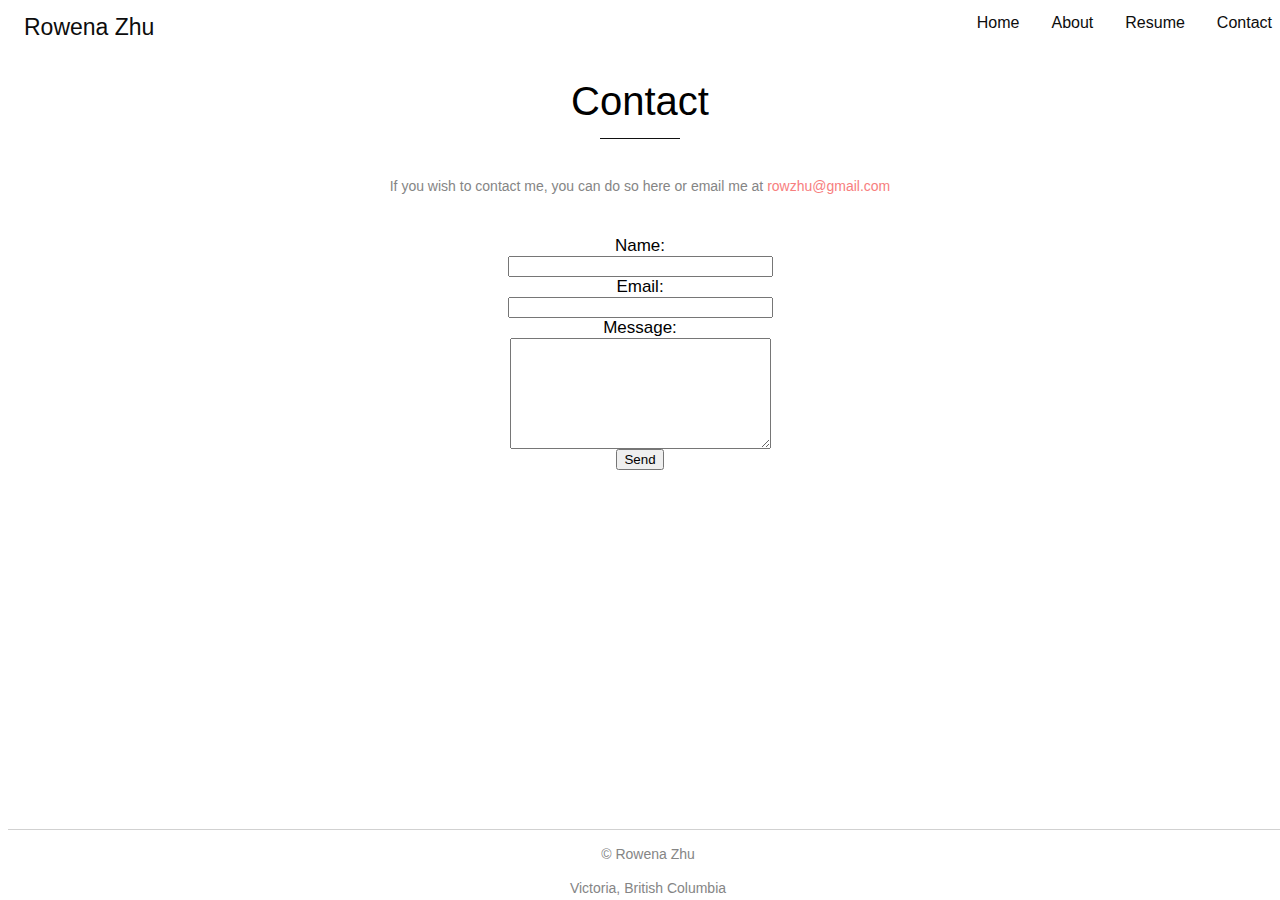
<file: site/contact.html>
<html>
<head>
  <title>ROZH</title>
  <link href="contact.css" type="text/css" rel="stylesheet">
  <ul>
  <lo><a href="site.html">Rowena Zhu</a></lo>
  <li><a href="contact.html">Contact</a></li>
  <li><a href="resume.html">Resume</a></li>
  <li><a href="about.html">About</a></li>
  <li><a href="site.html">Home</a></li>
</ul>
  <body>
    <div id="main">
     <h1>Contact</h1>
     <p>If you wish to contact me, you can do so here or email me at <a href="mailto:rowzhu@gmail.com">rowzhu@gmail.com</a></p>
     <form id="contact_form" action="#" method="POST" enctype="multipart/form-data">
     	<div class="row">
     		<label for="name">Name:</label><br />
     		<input id="name" class="input" name="name" type="text" value="" size="30" /><br />
     	</div>
     	<div class="row">
     		<label for="email">Email:</label><br />
     		<input id="email" class="input" name="email" type="text" value="" size="30" /><br />
     	</div>
     	<div class="row">
     		<label for="message">Message:</label><br />
     		<textarea id="message" class="input" name="message" rows="7" cols="30"></textarea><br />
     	</div>
     	<input id="submit_button" type="submit" value="Send" />
     </form>
     
  </div>
  </body>
</head>
<footer>
  <p>© Rowena Zhu</p>
  <p>Victoria, British Columbia</p>
</footer>
</html>
</file>
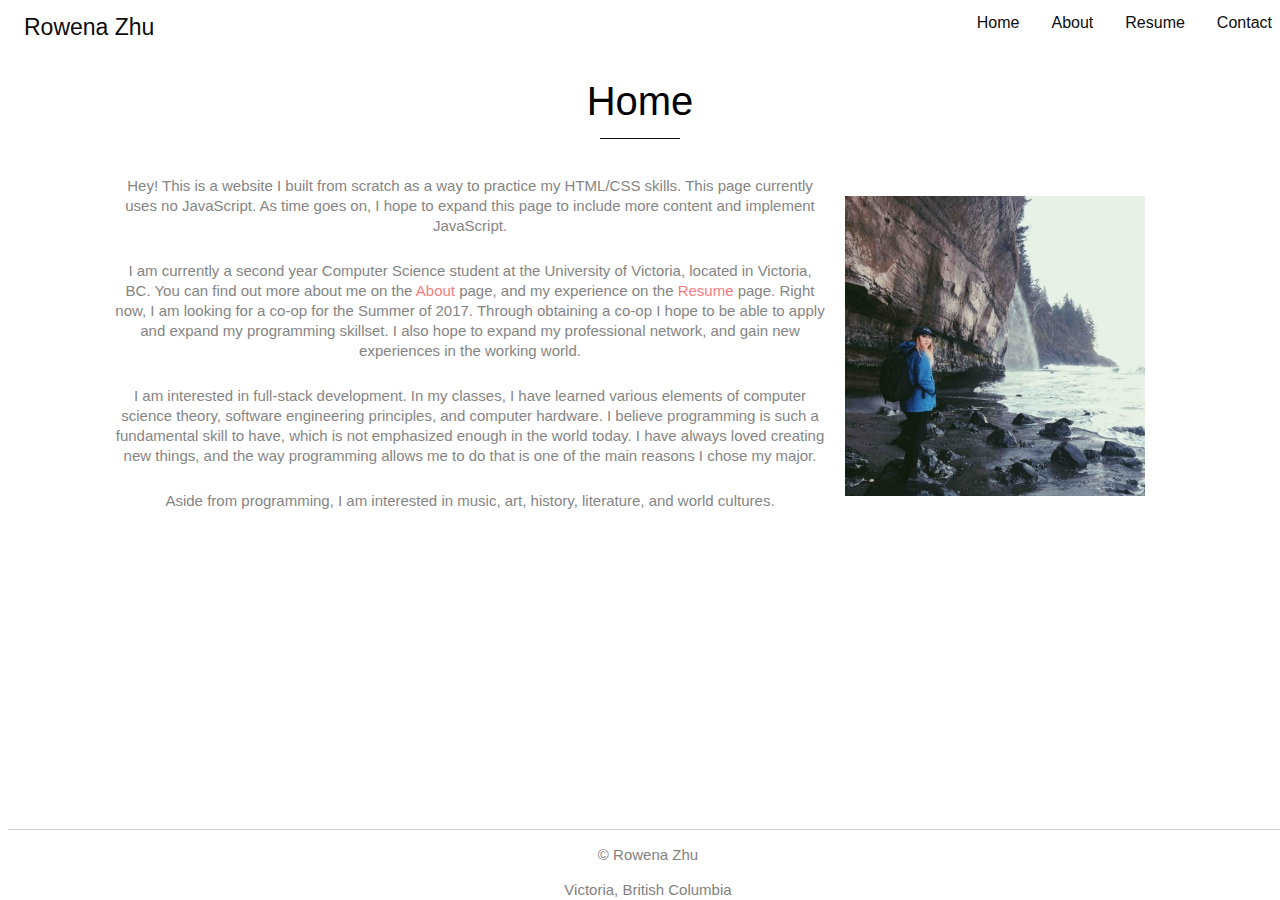
<file: site/site.html>
<!DOCTYPE html>
<html>

<head>
  <title>ROZH</title>
  <link href="style.css" type="text/css" rel="stylesheet">
  <link rel=”shortcut icon” href=”favicon.ico” type="image/x-icon" />
  <link rel=”icon” href=”favicon.ico” type="image/x-icon" />
  <ul>
  <lo><a href="site.html">Rowena Zhu</a></lo>
  <li><a href="contact.html">Contact</a></li>
  <li><a href="resume.html">Resume</a></li>
  <li><a href="about.html">About</a></li>
  <li><a href="site.html">Home</a></li>
</ul>
  <body>
    <div id="main">
     <h1>Home</h1>

      <img src="self.jpg" align="right" id="pic">
    <p>Hey! This is a website I built from scratch as a way to practice my HTML/CSS skills. This page currently
       uses no JavaScript. As time goes on, I hope to expand
     this page to include more content and implement JavaScript.</p>
    <p>I am currently a second year Computer Science student at the University of Victoria, located in Victoria, BC. You can
       find out more about me on the <a href="about.html">About</a> page, and my experience on the <a href="resume.html">Resume</a>
       page. Right now, I am looking for a co-op for the Summer of 2017. Through obtaining a co-op I hope to be able to apply
       and expand my programming skillset. I also hope to expand my professional network, and gain new experiences in the
       working world.
    </p>
    <p>I am interested in full-stack development. In my classes, I have learned various elements of computer
      science theory, software engineering principles, and computer hardware. I believe programming is such a fundamental
      skill to have, which is not emphasized enough in the world today. I have always loved creating new things, and the way
      programming allows me to do that is one of the main reasons I chose my major.
    </p>
    <p>Aside from programming, I am interested in music, art, history, literature, and world cultures.</p>
  </div>
  </body>
</head>
<footer>
  <p>© Rowena Zhu</p>
  <!--<p>Contact: <a href="mailto:rowzhu@gmail.com">
  rowzhu@gmail.com</a></p> -->
  <p>Victoria, British Columbia</p>
</footer>
</html>
</file>
<file: assets/css/noscript.css>
/*
	Solid State by HTML5 UP
	html5up.net | @ajlkn
	Free for personal and commercial use under the CCA 3.0 license (html5up.net/license)
*/

/* Banner */

	body.is-preload #banner .logo {
		-moz-transform: none;
		-webkit-transform: none;
		-ms-transform: none;
		transform: none;
		opacity: 1;
	}

	body.is-preload #banner h2 {
		opacity: 1;
		-moz-transform: none;
		-webkit-transform: none;
		-ms-transform: none;
		transform: none;
		-moz-filter: none;
		-webkit-filter: none;
		-ms-filter: none;
		filter: none;
	}

	body.is-preload #banner p {
		opacity: 01;
		-moz-transform: none;
		-webkit-transform: none;
		-ms-transform: none;
		transform: none;
		-moz-filter: none;
		-webkit-filter: none;
		-ms-filter: none;
		filter: none;
	}
</file>
<file: site/about.css>
body {
  background: #ffffff;
  text-align: center;
  padding-top: 30px;
}

ul {
    list-style-type: none;
    margin: 0;
    padding: 0;
    overflow: hidden;
    background-color: #ffffff;
    position: fixed;
    top: 0;
    width: 100%;
    opacity: 0.95;
}

li {
    float: right;
}

lo {
  float:left;
  display:block;
  padding: 14px 16px;
  font-family: "Avant Garde", Avantgarde, "Century Gothic", CenturyGothic, AppleGothic, sans-serif;
  font-size: 23px;
}

lo a {
  text-decoration: none;
  color:black;
}

lo a:hover {
  color: #FFEBEB;
}

li a {
    display: block;
    color: black;
    text-align: center;
    padding: 14px 16px;
    text-decoration: none;
    font-family: "Avant Garde", Avantgarde, "Century Gothic", CenturyGothic, AppleGothic, sans-serif;
}

/* Change the link color to #111 (black) on hover */
li a:hover {
  /*  background-color: #FFEBEB;*/
    color: #FFEBEB;
}

.active {
    background-color: #FFEBEB;
}

#main{
  width: 1050px;
  height: 1000px;
  background: #ffffff;
  margin: 50px auto;
  color:#858585;
  /*border: solid 4px #c1c7c9;*/
}

h1{
  text-align: center;
  font-family: "Avant Garde", Avantgarde, "Century Gothic", CenturyGothic, AppleGothic, sans-serif;
	font-size: 40px;
	font-style: normal;
	font-variant: normal;
	font-weight: 500;
	line-height: 26.4px;
  padding-bottom: 10px;
  color:black;
  animation: fadein 2s;
  -moz-animation: fadein 2s; /* Firefox */
  -webkit-animation: fadein 2s; /* Safari and Chrome */
  -o-animation: fadein 2s; /* Opera */
}

h1:after {
  background: none repeat scroll 0 0 #111;
  content: " ";
  display: block;
  height: 1px;
  margin: 24px auto 0;
  width: 80px; }

h2{
  text-align: left;
  font-family: "Avant Garde", Avantgarde, "Century Gothic", CenturyGothic, AppleGothic, sans-serif;
	font-size: 20px;
	font-style: normal;
	font-variant: normal;
	font-weight: 500;
  color:black;
	line-height: 26.4px;
  animation: fadein 2s;
  padding: 1px;
  -moz-animation: fadein 2s; /* Firefox */
  -webkit-animation: fadein 2s; /* Safari and Chrome */
  -o-animation: fadein 2s; /* Opera */
}

h3{
  text-align: right;
  font-family: "Avant Garde", Avantgarde, "Century Gothic", CenturyGothic, AppleGothic, sans-serif;
	font-size: 20px;
	font-style: normal;
	font-variant: normal;
	font-weight: 500;
  color:black;
	line-height: 26.4px;
  animation: fadein 2s;
  padding: 1px;
  -moz-animation: fadein 2s; /* Firefox */
  -webkit-animation: fadein 2s; /* Safari and Chrome */
  -o-animation: fadein 2s; /* Opera */
}

h4{
  text-align: left;
  font-family: "Avant Garde", Avantgarde, "Century Gothic", CenturyGothic, AppleGothic, sans-serif;
	font-size: 20px;
	font-style: normal;
	font-variant: normal;
	font-weight: 500;
  color:black;
	line-height: 26.4px;
  animation: fadein 2s;
  padding: 1px;
  -moz-animation: fadein 2s; /* Firefox */
  -webkit-animation: fadein 2s; /* Safari and Chrome */
  -o-animation: fadein 2s; /* Opera */
}

p {
  font-family: "Avant Garde", Avantgarde, "Century Gothic", CenturyGothic, AppleGothic, sans-serif;
	font-size: 14px;
	font-style: normal;
	font-variant: normal;
	font-weight: 400;
	line-height: 20px;
}

img{
  height:200px;
  width: auto;
  margin: 20px;
}

footer {
  position:relative;
   bottom:0;
   width:100%;
   height:0px;
   border-top: solid 1px #d1d1d1;
   font-size: 1px;
   color:#828282;

}

footer a{
  text-decoration: none;
  color:#FA8998;
}

#main p {
    margin-top: 25px;
    text-align: center;
    animation: fadein 2s;
    -moz-animation: fadein 2s; /* Firefox */
    -webkit-animation: fadein 2s; /* Safari and Chrome */
    -o-animation: fadein 2s; /* Opera */
}
@keyframes fadein {
    from {
        opacity:0;
    }
    to {
        opacity:1;
    }
}
@-moz-keyframes fadein { /* Firefox */
    from {
        opacity:0;
    }
    to {
        opacity:1;
    }
}
@-webkit-keyframes fadein { /* Safari and Chrome */
    from {
        opacity:0;
    }
    to {
        opacity:1;
    }
}
@-o-keyframes fadein { /* Opera */
    from {
        opacity:0;
    }
    to {
        opacity: 1;
    }
}
#pic{
  animation: fadein 2s;
  -moz-animation: fadein 2s; /* Firefox */
  -webkit-animation: fadein 2s; /* Safari and Chrome */
  -o-animation: fadein 2s; /* Opera */
}
</file>
<file: site/contact.css>
body {
  background: #ffffff;
  text-align: center;
  padding-top: 30px;
}

ul {
    list-style-type: none;
    margin: 0;
    padding: 0;
    overflow: hidden;
    background-color: #ffffff;
    position: fixed;
    top: 0;
    width: 100%;
    opacity: 0.95;
}

li {
    float: right;
}

lo {
  float:left;
  display:block;
  padding: 14px 16px;
  font-family: "Avant Garde", Avantgarde, "Century Gothic", CenturyGothic, AppleGothic, sans-serif;
  font-size: 23px;
}

lo a {
  text-decoration: none;
  color:black;
}

lo a:hover {
  color: #FFEBEB;
}

li a {
    display: block;
    color: black;
    text-align: center;
    padding: 14px 16px;
    text-decoration: none;
    font-family: "Avant Garde", Avantgarde, "Century Gothic", CenturyGothic, AppleGothic, sans-serif;
}

/* Change the link color to #111 (black) on hover */
li a:hover {
  /*  background-color: #FFEBEB;*/
    color: #FFEBEB;
}

a{
  color: #F77E7E;
  text-decoration: none;
}

a:hover {
    color: #FFEBEB;
}

.active {
    background-color: #FFEBEB;
}

#main{
  width: 1050px;
  height: 200px;
  background: #ffffff;
  margin: 50px auto;
  /*border: solid 4px #c1c7c9;*/
}

h1{
  text-align: center;
  font-family: "Avant Garde", Avantgarde, "Century Gothic", CenturyGothic, AppleGothic, sans-serif;
	font-size: 40px;
	font-style: normal;
	font-variant: normal;
	font-weight: 500;
	line-height: 26.4px;
  padding-bottom: 10px;
  animation: fadein 2s;
  -moz-animation: fadein 2s; /* Firefox */
  -webkit-animation: fadein 2s; /* Safari and Chrome */
  -o-animation: fadein 2s; /* Opera */
}

h1:after {
  background: none repeat scroll 0 0 #111;
  content: " ";
  display: block;
  height: 1px;
  margin: 24px auto 0;
  width: 80px; }
/*hr{
  height: 2px;
  color: #ff3819;
}*/

p{
  font-family: "Avant Garde", Avantgarde, "Century Gothic", CenturyGothic, AppleGothic, sans-serif;
	font-size: 14px;
	font-style: normal;
	font-variant: normal;
	font-weight: 400;
	line-height: 20px;
  color:#858585;
}

img{
  height:200px;
  width: auto;
  margin: 20px;
}

footer {
  position:absolute;
   bottom:0;
   width:100%;
   height:70px;
   border-top: solid 1px #d1d1d1;
   font-size: 1px;
   color:#828282;


}

footer a{
  text-decoration: none;
  color:#FA8998;
}

#main p {
    margin-top: 25px;
    text-align: center;
    animation: fadein 2s;
    -moz-animation: fadein 2s; /* Firefox */
    -webkit-animation: fadein 2s; /* Safari and Chrome */
    -o-animation: fadein 2s; /* Opera */
}
@keyframes fadein {
    from {
        opacity:0;
    }
    to {
        opacity:1;
    }
}
@-moz-keyframes fadein { /* Firefox */
    from {
        opacity:0;
    }
    to {
        opacity:1;
    }
}
@-webkit-keyframes fadein { /* Safari and Chrome */
    from {
        opacity:0;
    }
    to {
        opacity:1;
    }
}
@-o-keyframes fadein { /* Opera */
    from {
        opacity:0;
    }
    to {
        opacity: 1;
    }
}
#pic{
  animation: fadein 2s;
  -moz-animation: fadein 2s; /* Firefox */
  -webkit-animation: fadein 2s; /* Safari and Chrome */
  -o-animation: fadein 2s; /* Opera */
}
form{
  margin-top: 40px;
  font-family: "Avant Garde", Avantgarde, "Century Gothic", CenturyGothic, AppleGothic, sans-serif;
	font-size: 17px;
  animation: fadein 2s;
  -moz-animation: fadein 2s; /* Firefox */
  -webkit-animation: fadein 2s; /* Safari and Chrome */
  -o-animation: fadein 2s; /* Opera */
}
</file>
<file: site/style.css>
body {
  background: #ffffff;
  text-align: center;
  padding-top: 30px;
}

ul {
    list-style-type: none;
    margin: 0;
    padding: 0;
    overflow: hidden;
    background-color: #ffffff;
    position: fixed;
    top: 0;
    width: 100%;
    opacity: 0.95;
}

li {
    float: right;
}

lo {
  float:left;
  display:block;
  padding: 14px 16px;
  font-family: "Avant Garde", Avantgarde, "Century Gothic", CenturyGothic, AppleGothic, sans-serif;
  font-size: 23px;
}

lo a {
  text-decoration: none;
  color:black;
}

lo a:hover {
  color: #FFEBEB;
}

li a {
    display: block;
    color: black;
    text-align: center;
    padding: 14px 16px;
    text-decoration: none;
    font-family: "Avant Garde", Avantgarde, "Century Gothic", CenturyGothic, AppleGothic, sans-serif;
}

/* Change the link color to #111 (black) on hover */
li a:hover {
  /*  background-color: #FFEBEB;*/
    color: #FFEBEB;
}

a{
  color: #F77E7E;
  text-decoration: none;
}

a:hover {
    color: #FFEBEB;
}

.active {
    background-color: #FFEBEB;
}

#main{
  width: 1050px;
  height: 200px;
  background: #ffffff;
  margin: 50px auto;
  color:#858585;
  /*border: solid 4px #c1c7c9;*/
}

h1{
  text-align: center;
  font-family: "Avant Garde", Avantgarde, "Century Gothic", CenturyGothic, AppleGothic, sans-serif;
	font-size: 40px;
	font-style: normal;
	font-variant: normal;
	font-weight: 500;
	line-height: 26.4px;
  color:black;
  padding-bottom: 10px;
  animation: fadein 2s;
  -moz-animation: fadein 2s; /* Firefox */
  -webkit-animation: fadein 2s; /* Safari and Chrome */
  -o-animation: fadein 2s; /* Opera */
}

h1:after {
  background: none repeat scroll 0 0 #111;
  content: " ";
  display: block;
  height: 1px;
  margin: 24px auto 0;
  width: 80px; }

/*hr{
  height: 2px;
  color: #ff3819;
}*/

p{
  font-family: "Avant Garde", Avantgarde, "Century Gothic", CenturyGothic, AppleGothic, sans-serif;
	font-size: 15px;
	font-style: normal;
	font-variant: normal;
	font-weight: 400;
	line-height: 20px;
}

img{
  height:300px;
  width: auto;
  margin: 20px;
}

footer {
  position:absolute;
   bottom:0;
   width:100%;
   height:70px;
   border-top: solid 1px #d1d1d1;
   font-size: 1px;
   color:#828282;


}

footer a{
  text-decoration: none;
  color:#FA8998;
}

#main p {
    margin-top: 25px;
    text-align: center;
    animation: fadein 2s;
    -moz-animation: fadein 2s; /* Firefox */
    -webkit-animation: fadein 2s; /* Safari and Chrome */
    -o-animation: fadein 2s; /* Opera */
}
@keyframes fadein {
    from {
        opacity:0;
    }
    to {
        opacity:1;
    }
}
@-moz-keyframes fadein { /* Firefox */
    from {
        opacity:0;
    }
    to {
        opacity:1;
    }
}
@-webkit-keyframes fadein { /* Safari and Chrome */
    from {
        opacity:0;
    }
    to {
        opacity:1;
    }
}
@-o-keyframes fadein { /* Opera */
    from {
        opacity:0;
    }
    to {
        opacity: 1;
    }
}
#pic{
  animation: fadein 2s;
  -moz-animation: fadein 2s; /* Firefox */
  -webkit-animation: fadein 2s; /* Safari and Chrome */
  -o-animation: fadein 2s; /* Opera */
}
</file>
<file: assets/css/main.css>
@import url(font-awesome.min.css);
@import url("https://fonts.googleapis.com/css?family=Raleway:200,700|Source+Sans+Pro:300,600,300italic,600italic");

/*
	Solid State by HTML5 UP
	html5up.net | @ajlkn
	Free for personal and commercial use under the CCA 3.0 license (html5up.net/license)
*/

html, body, div, span, applet, object,
iframe, h1, h2, h3, h4, h5, h6, p, blockquote,
pre, a, abbr, acronym, address, big, cite,
code, del, dfn, em, img, ins, kbd, q, s, samp,
small, strike, strong, sub, sup, tt, var, b,
u, i, center, dl, dt, dd, ol, ul, li, fieldset,
form, label, legend, table, caption, tbody,
tfoot, thead, tr, th, td, article, aside,
canvas, details, embed, figure, figcaption,
footer, header, hgroup, menu, nav, output, ruby,
section, summary, time, mark, audio, video {
	margin: 0;
	padding: 0;
	border: 0;
	font-size: 100%;
	font: inherit;
	vertical-align: baseline;}

article, aside, details, figcaption, figure,
footer, header, hgroup, menu, nav, section {
	display: block;}

body {
	line-height: 1;
}

ol, ul {
	list-style: none;
}

blockquote, q {
	quotes: none;
}

	blockquote:before, blockquote:after, q:before, q:after {
		content: '';
		content: none;
	}

table {
	border-collapse: collapse;
	border-spacing: 0;
}

body {
	-webkit-text-size-adjust: none;
}

mark {
	background-color: transparent;
	color: inherit;
}

input::-moz-focus-inner {
	border: 0;
	padding: 0;
}

input, select, textarea {
	-moz-appearance: none;
	-webkit-appearance: none;
	-ms-appearance: none;
	appearance: none;
}

/* Basic */

	@-ms-viewport {
		width: device-width;
	}

	body {
		-ms-overflow-style: scrollbar;
	}

	@media screen and (max-width: 480px) {

		html, body {
			min-width: 320px;
		}

	}

	html {
		box-sizing: border-box;
	}

	*, *:before, *:after {
		box-sizing: inherit;
	}

	body {
		background-color: #2e3141;
		background-image: linear-gradient(to top, rgba(46, 49, 65, 0.8), rgba(46, 49, 65, 0.8)), url("../../images/bg.jpg");
		background-size: auto, cover;
		background-attachment: fixed, fixed;
		background-position: center, center;
	}

		body.is-preload *, body.is-preload *:before, body.is-preload *:after {
			-moz-animation: none !important;
			-webkit-animation: none !important;
			-ms-animation: none !important;
			animation: none !important;
			-moz-transition: none !important;
			-webkit-transition: none !important;
			-ms-transition: none !important;
			transition: none !important;
		}

/* Type */

	body, input, select, textarea {
		color: #ffffff;
		font-family: "Source Sans Pro", Helvetica, sans-serif;
		font-size: 16.5pt;
		font-weight: 300;
		line-height: 1.65;
	}

		@media screen and (max-width: 1680px) {

			body, input, select, textarea {
				font-size: 13pt;
			}

		}

		@media screen and (max-width: 1280px) {

			body, input, select, textarea {
				font-size: 12pt;
			}

		}

		@media screen and (max-width: 980px) {

			body, input, select, textarea {
				font-size: 12pt;
			}

		}

		@media screen and (max-width: 736px) {

			body, input, select, textarea {
				font-size: 12pt;
			}

		}

		@media screen and (max-width: 480px) {

			body, input, select, textarea {
				font-size: 12pt;
			}

		}

	a {
		-moz-transition: color 0.2s ease-in-out, border-bottom-color 0.2s ease-in-out;
		-webkit-transition: color 0.2s ease-in-out, border-bottom-color 0.2s ease-in-out;
		-ms-transition: color 0.2s ease-in-out, border-bottom-color 0.2s ease-in-out;
		transition: color 0.2s ease-in-out, border-bottom-color 0.2s ease-in-out;
		border-bottom: dotted 1px rgba(255, 255, 255, 0.35);
		color: #ffffff;
		text-decoration: none;
	}

		a:hover {
			border-bottom-color: transparent;
			color: #ffffff !important;
		}

		a.special:not(.button) {
			text-decoration: none;
			border-bottom: 0;
			display: block;
			font-family: Raleway, Helvetica, sans-serif;
			font-size: 0.8em;
			font-weight: 700;
			letter-spacing: 0.1em;
			margin: 0 0 2em 0;
			text-transform: uppercase;
		}

			a.special:not(.button):before {
				-moz-osx-font-smoothing: grayscale;
				-webkit-font-smoothing: antialiased;
				font-family: FontAwesome;
				font-style: normal;
				font-weight: normal;
				text-transform: none !important;
			}

			a.special:not(.button):before {
				-moz-transition: background-color 0.2s ease-in-out;
				-webkit-transition: background-color 0.2s ease-in-out;
				-ms-transition: background-color 0.2s ease-in-out;
				transition: background-color 0.2s ease-in-out;
				border-radius: 100%;
				border: solid 2px rgba(255, 255, 255, 0.125);
				content: '\f105';
				display: inline-block;
				font-size: 1.25em;
				height: 2em;
				line-height: 1.65em;
				margin-right: 0.85em;
				text-align: center;
				text-indent: 0.15em;
				vertical-align: middle;
				width: 2em;
			}

			a.special:not(.button):hover:before {
				background-color: rgba(255, 255, 255, 0.025);
			}

			a.special:not(.button):active:before {
				background-color: rgba(255, 255, 255, 0.075);
			}

	strong, b {
		color: #ffffff;
		font-weight: 600;
	}

	em, i {
		font-style: italic;
	}

	p {
		margin: 0 0 2em 0;
	}

	h1, h2, h3, h4, h5, h6 {
		color: #ffffff;
		font-family: Raleway, Helvetica, sans-serif;
		font-weight: 700;
		letter-spacing: 0.1em;
		margin: 0 0 1em 0;
		text-transform: uppercase;
	}

		h1 a, h2 a, h3 a, h4 a, h5 a, h6 a {
			color: inherit;
			text-decoration: none;
			border-bottom: 0;
		}

		h1 span, h2 span, h3 span, h4 span, h5 span, h6 span {
			font-weight: 200;
		}

		h1.major, h2.major, h3.major, h4.major, h5.major, h6.major {
			padding-bottom: 1em;
			border-bottom: solid 2px rgba(255, 255, 255, 0.125);
		}

	h2 {
		font-size: 1.2em;
	}

	h3 {
		font-size: 0.9em;
	}

	h4 {
		font-size: 0.7em;
	}

	h5 {
		font-size: 0.7em;
	}

	h6 {
		font-size: 0.7em;
	}

	@media screen and (max-width: 736px) {

		h2 {
			font-size: 1em;
		}

		h3 {
			font-size: 0.8em;
		}

	}

	sub {
		font-size: 0.8em;
		position: relative;
		top: 0.5em;
	}

	sup {
		font-size: 0.8em;
		position: relative;
		top: -0.5em;
	}

	blockquote {
		border-left: solid 4px rgba(255, 255, 255, 0.125);
		font-style: italic;
		margin: 0 0 2em 0;
		padding: 0.5em 0 0.5em 2em;
	}

	code {
		background: rgba(255, 255, 255, 0.025);
		border-radius: 5px;
		border: solid 2px rgba(255, 255, 255, 0.125);
		font-family: "Courier New", monospace;
		font-size: 0.9em;
		margin: 0 0.25em;
		padding: 0.25em 0.65em;
	}

	pre {
		-webkit-overflow-scrolling: touch;
		font-family: "Courier New", monospace;
		font-size: 0.9em;
		margin: 0 0 2em 0;
	}

		pre code {
			display: block;
			line-height: 1.75em;
			padding: 1em 1.5em;
			overflow-x: auto;
		}

	hr {
		border: 0;
		border-bottom: solid 2px rgba(255, 255, 255, 0.125);
		margin: 2.5em 0;
	}

		hr.major {
			margin: 4em 0;
		}

	.align-left {
		text-align: left;
	}

	.align-center {
		text-align: center;
	}

	.align-right {
		text-align: right;
	}

/* Row */

	.row {
		display: flex;
		flex-wrap: wrap;
		box-sizing: border-box;
		align-items: stretch;
	}

		.row > * {
			box-sizing: border-box;
		}

		.row.gtr-uniform > * > :last-child {
			margin-bottom: 0;
		}

		.row.aln-left {
			justify-content: flex-start;
		}

		.row.aln-center {
			justify-content: center;
		}

		.row.aln-right {
			justify-content: flex-end;
		}

		.row.aln-top {
			align-items: flex-start;
		}

		.row.aln-middle {
			align-items: center;
		}

		.row.aln-bottom {
			align-items: flex-end;
		}

		.row > .imp {
			order: -1;
		}

		.row > .col-1 {
			width: 8.3333333333%;
		}

		.row > .off-1 {
			margin-left: 8.3333333333%;
		}

		.row > .col-2 {
			width: 16.6666666667%;
		}

		.row > .off-2 {
			margin-left: 16.6666666667%;
		}

		.row > .col-3 {
			width: 25%;
		}

		.row > .off-3 {
			margin-left: 25%;
		}

		.row > .col-4 {
			width: 33.3333333333%;
		}

		.row > .off-4 {
			margin-left: 33.3333333333%;
		}

		.row > .col-5 {
			width: 41.6666666667%;
		}

		.row > .off-5 {
			margin-left: 41.6666666667%;
		}

		.row > .col-6 {
			width: 50%;
		}

		.row > .off-6 {
			margin-left: 50%;
		}

		.row > .col-7 {
			width: 58.3333333333%;
		}

		.row > .off-7 {
			margin-left: 58.3333333333%;
		}

		.row > .col-8 {
			width: 66.6666666667%;
		}

		.row > .off-8 {
			margin-left: 66.6666666667%;
		}

		.row > .col-9 {
			width: 75%;
		}

		.row > .off-9 {
			margin-left: 75%;
		}

		.row > .col-10 {
			width: 83.3333333333%;
		}

		.row > .off-10 {
			margin-left: 83.3333333333%;
		}

		.row > .col-11 {
			width: 91.6666666667%;
		}

		.row > .off-11 {
			margin-left: 91.6666666667%;
		}

		.row > .col-12 {
			width: 100%;
		}

		.row > .off-12 {
			margin-left: 100%;
		}

		.row.gtr-0 {
			margin-top: 0;
			margin-left: 0em;
		}

			.row.gtr-0 > * {
				padding: 0 0 0 0em;
			}

			.row.gtr-0.gtr-uniform {
				margin-top: 0em;
			}

				.row.gtr-0.gtr-uniform > * {
					padding-top: 0em;
				}

		.row.gtr-25 {
			margin-top: 0;
			margin-left: -0.4375em;
		}

			.row.gtr-25 > * {
				padding: 0 0 0 0.4375em;
			}

			.row.gtr-25.gtr-uniform {
				margin-top: -0.4375em;
			}

				.row.gtr-25.gtr-uniform > * {
					padding-top: 0.4375em;
				}

		.row.gtr-50 {
			margin-top: 0;
			margin-left: -0.875em;
		}

			.row.gtr-50 > * {
				padding: 0 0 0 0.875em;
			}

			.row.gtr-50.gtr-uniform {
				margin-top: -0.875em;
			}

				.row.gtr-50.gtr-uniform > * {
					padding-top: 0.875em;
				}

		.row {
			margin-top: 0;
			margin-left: -1.75em;
		}

			.row > * {
				padding: 0 0 0 1.75em;
			}

			.row.gtr-uniform {
				margin-top: -1.75em;
			}

				.row.gtr-uniform > * {
					padding-top: 1.75em;
				}

		.row.gtr-150 {
			margin-top: 0;
			margin-left: -2.625em;
		}

			.row.gtr-150 > * {
				padding: 0 0 0 2.625em;
			}

			.row.gtr-150.gtr-uniform {
				margin-top: -2.625em;
			}

				.row.gtr-150.gtr-uniform > * {
					padding-top: 2.625em;
				}

		.row.gtr-200 {
			margin-top: 0;
			margin-left: -3.5em;
		}

			.row.gtr-200 > * {
				padding: 0 0 0 3.5em;
			}

			.row.gtr-200.gtr-uniform {
				margin-top: -3.5em;
			}

				.row.gtr-200.gtr-uniform > * {
					padding-top: 3.5em;
				}

		@media screen and (max-width: 1680px) {

			.row {
				display: flex;
				flex-wrap: wrap;
				box-sizing: border-box;
				align-items: stretch;
			}

				.row > * {
					box-sizing: border-box;
				}

				.row.gtr-uniform > * > :last-child {
					margin-bottom: 0;
				}

				.row.aln-left {
					justify-content: flex-start;
				}

				.row.aln-center {
					justify-content: center;
				}

				.row.aln-right {
					justify-content: flex-end;
				}

				.row.aln-top {
					align-items: flex-start;
				}

				.row.aln-middle {
					align-items: center;
				}

				.row.aln-bottom {
					align-items: flex-end;
				}

				.row > .imp-xlarge {
					order: -1;
				}

				.row > .col-1-xlarge {
					width: 8.3333333333%;
				}

				.row > .off-1-xlarge {
					margin-left: 8.3333333333%;
				}

				.row > .col-2-xlarge {
					width: 16.6666666667%;
				}

				.row > .off-2-xlarge {
					margin-left: 16.6666666667%;
				}

				.row > .col-3-xlarge {
					width: 25%;
				}

				.row > .off-3-xlarge {
					margin-left: 25%;
				}

				.row > .col-4-xlarge {
					width: 33.3333333333%;
				}

				.row > .off-4-xlarge {
					margin-left: 33.3333333333%;
				}

				.row > .col-5-xlarge {
					width: 41.6666666667%;
				}

				.row > .off-5-xlarge {
					margin-left: 41.6666666667%;
				}

				.row > .col-6-xlarge {
					width: 50%;
				}

				.row > .off-6-xlarge {
					margin-left: 50%;
				}

				.row > .col-7-xlarge {
					width: 58.3333333333%;
				}

				.row > .off-7-xlarge {
					margin-left: 58.3333333333%;
				}

				.row > .col-8-xlarge {
					width: 66.6666666667%;
				}

				.row > .off-8-xlarge {
					margin-left: 66.6666666667%;
				}

				.row > .col-9-xlarge {
					width: 75%;
				}

				.row > .off-9-xlarge {
					margin-left: 75%;
				}

				.row > .col-10-xlarge {
					width: 83.3333333333%;
				}

				.row > .off-10-xlarge {
					margin-left: 83.3333333333%;
				}

				.row > .col-11-xlarge {
					width: 91.6666666667%;
				}

				.row > .off-11-xlarge {
					margin-left: 91.6666666667%;
				}

				.row > .col-12-xlarge {
					width: 100%;
				}

				.row > .off-12-xlarge {
					margin-left: 100%;
				}

				.row.gtr-0 {
					margin-top: 0;
					margin-left: 0em;
				}

					.row.gtr-0 > * {
						padding: 0 0 0 0em;
					}

					.row.gtr-0.gtr-uniform {
						margin-top: 0em;
					}

						.row.gtr-0.gtr-uniform > * {
							padding-top: 0em;
						}

				.row.gtr-25 {
					margin-top: 0;
					margin-left: -0.4375em;
				}

					.row.gtr-25 > * {
						padding: 0 0 0 0.4375em;
					}

					.row.gtr-25.gtr-uniform {
						margin-top: -0.4375em;
					}

						.row.gtr-25.gtr-uniform > * {
							padding-top: 0.4375em;
						}

				.row.gtr-50 {
					margin-top: 0;
					margin-left: -0.875em;
				}

					.row.gtr-50 > * {
						padding: 0 0 0 0.875em;
					}

					.row.gtr-50.gtr-uniform {
						margin-top: -0.875em;
					}

						.row.gtr-50.gtr-uniform > * {
							padding-top: 0.875em;
						}

				.row {
					margin-top: 0;
					margin-left: -1.75em;
				}

					.row > * {
						padding: 0 0 0 1.75em;
					}

					.row.gtr-uniform {
						margin-top: -1.75em;
					}

						.row.gtr-uniform > * {
							padding-top: 1.75em;
						}

				.row.gtr-150 {
					margin-top: 0;
					margin-left: -2.625em;
				}

					.row.gtr-150 > * {
						padding: 0 0 0 2.625em;
					}

					.row.gtr-150.gtr-uniform {
						margin-top: -2.625em;
					}

						.row.gtr-150.gtr-uniform > * {
							padding-top: 2.625em;
						}

				.row.gtr-200 {
					margin-top: 0;
					margin-left: -3.5em;
				}

					.row.gtr-200 > * {
						padding: 0 0 0 3.5em;
					}

					.row.gtr-200.gtr-uniform {
						margin-top: -3.5em;
					}

						.row.gtr-200.gtr-uniform > * {
							padding-top: 3.5em;
						}

		}

		@media screen and (max-width: 1280px) {

			.row {
				display: flex;
				flex-wrap: wrap;
				box-sizing: border-box;
				align-items: stretch;
			}

				.row > * {
					box-sizing: border-box;
				}

				.row.gtr-uniform > * > :last-child {
					margin-bottom: 0;
				}

				.row.aln-left {
					justify-content: flex-start;
				}

				.row.aln-center {
					justify-content: center;
				}

				.row.aln-right {
					justify-content: flex-end;
				}

				.row.aln-top {
					align-items: flex-start;
				}

				.row.aln-middle {
					align-items: center;
				}

				.row.aln-bottom {
					align-items: flex-end;
				}

				.row > .imp-large {
					order: -1;
				}

				.row > .col-1-large {
					width: 8.3333333333%;
				}

				.row > .off-1-large {
					margin-left: 8.3333333333%;
				}

				.row > .col-2-large {
					width: 16.6666666667%;
				}

				.row > .off-2-large {
					margin-left: 16.6666666667%;
				}

				.row > .col-3-large {
					width: 25%;
				}

				.row > .off-3-large {
					margin-left: 25%;
				}

				.row > .col-4-large {
					width: 33.3333333333%;
				}

				.row > .off-4-large {
					margin-left: 33.3333333333%;
				}

				.row > .col-5-large {
					width: 41.6666666667%;
				}

				.row > .off-5-large {
					margin-left: 41.6666666667%;
				}

				.row > .col-6-large {
					width: 50%;
				}

				.row > .off-6-large {
					margin-left: 50%;
				}

				.row > .col-7-large {
					width: 58.3333333333%;
				}

				.row > .off-7-large {
					margin-left: 58.3333333333%;
				}

				.row > .col-8-large {
					width: 66.6666666667%;
				}

				.row > .off-8-large {
					margin-left: 66.6666666667%;
				}

				.row > .col-9-large {
					width: 75%;
				}

				.row > .off-9-large {
					margin-left: 75%;
				}

				.row > .col-10-large {
					width: 83.3333333333%;
				}

				.row > .off-10-large {
					margin-left: 83.3333333333%;
				}

				.row > .col-11-large {
					width: 91.6666666667%;
				}

				.row > .off-11-large {
					margin-left: 91.6666666667%;
				}

				.row > .col-12-large {
					width: 100%;
				}

				.row > .off-12-large {
					margin-left: 100%;
				}

				.row.gtr-0 {
					margin-top: 0;
					margin-left: 0em;
				}

					.row.gtr-0 > * {
						padding: 0 0 0 0em;
					}

					.row.gtr-0.gtr-uniform {
						margin-top: 0em;
					}

						.row.gtr-0.gtr-uniform > * {
							padding-top: 0em;
						}

				.row.gtr-25 {
					margin-top: 0;
					margin-left: -0.4375em;
				}

					.row.gtr-25 > * {
						padding: 0 0 0 0.4375em;
					}

					.row.gtr-25.gtr-uniform {
						margin-top: -0.4375em;
					}

						.row.gtr-25.gtr-uniform > * {
							padding-top: 0.4375em;
						}

				.row.gtr-50 {
					margin-top: 0;
					margin-left: -0.875em;
				}

					.row.gtr-50 > * {
						padding: 0 0 0 0.875em;
					}

					.row.gtr-50.gtr-uniform {
						margin-top: -0.875em;
					}

						.row.gtr-50.gtr-uniform > * {
							padding-top: 0.875em;
						}

				.row {
					margin-top: 0;
					margin-left: -1.75em;
				}

					.row > * {
						padding: 0 0 0 1.75em;
					}

					.row.gtr-uniform {
						margin-top: -1.75em;
					}

						.row.gtr-uniform > * {
							padding-top: 1.75em;
						}

				.row.gtr-150 {
					margin-top: 0;
					margin-left: -2.625em;
				}

					.row.gtr-150 > * {
						padding: 0 0 0 2.625em;
					}

					.row.gtr-150.gtr-uniform {
						margin-top: -2.625em;
					}

						.row.gtr-150.gtr-uniform > * {
							padding-top: 2.625em;
						}

				.row.gtr-200 {
					margin-top: 0;
					margin-left: -3.5em;
				}

					.row.gtr-200 > * {
						padding: 0 0 0 3.5em;
					}

					.row.gtr-200.gtr-uniform {
						margin-top: -3.5em;
					}

						.row.gtr-200.gtr-uniform > * {
							padding-top: 3.5em;
						}

		}

		@media screen and (max-width: 980px) {

			.row {
				display: flex;
				flex-wrap: wrap;
				box-sizing: border-box;
				align-items: stretch;
			}

				.row > * {
					box-sizing: border-box;
				}

				.row.gtr-uniform > * > :last-child {
					margin-bottom: 0;
				}

				.row.aln-left {
					justify-content: flex-start;
				}

				.row.aln-center {
					justify-content: center;
				}

				.row.aln-right {
					justify-content: flex-end;
				}

				.row.aln-top {
					align-items: flex-start;
				}

				.row.aln-middle {
					align-items: center;
				}

				.row.aln-bottom {
					align-items: flex-end;
				}

				.row > .imp-medium {
					order: -1;
				}

				.row > .col-1-medium {
					width: 8.3333333333%;
				}

				.row > .off-1-medium {
					margin-left: 8.3333333333%;
				}

				.row > .col-2-medium {
					width: 16.6666666667%;
				}

				.row > .off-2-medium {
					margin-left: 16.6666666667%;
				}

				.row > .col-3-medium {
					width: 25%;
				}

				.row > .off-3-medium {
					margin-left: 25%;
				}

				.row > .col-4-medium {
					width: 33.3333333333%;
				}

				.row > .off-4-medium {
					margin-left: 33.3333333333%;
				}

				.row > .col-5-medium {
					width: 41.6666666667%;
				}

				.row > .off-5-medium {
					margin-left: 41.6666666667%;
				}

				.row > .col-6-medium {
					width: 50%;
				}

				.row > .off-6-medium {
					margin-left: 50%;
				}

				.row > .col-7-medium {
					width: 58.3333333333%;
				}

				.row > .off-7-medium {
					margin-left: 58.3333333333%;
				}

				.row > .col-8-medium {
					width: 66.6666666667%;
				}

				.row > .off-8-medium {
					margin-left: 66.6666666667%;
				}

				.row > .col-9-medium {
					width: 75%;
				}

				.row > .off-9-medium {
					margin-left: 75%;
				}

				.row > .col-10-medium {
					width: 83.3333333333%;
				}

				.row > .off-10-medium {
					margin-left: 83.3333333333%;
				}

				.row > .col-11-medium {
					width: 91.6666666667%;
				}

				.row > .off-11-medium {
					margin-left: 91.6666666667%;
				}

				.row > .col-12-medium {
					width: 100%;
				}

				.row > .off-12-medium {
					margin-left: 100%;
				}

				.row.gtr-0 {
					margin-top: 0;
					margin-left: 0em;
				}

					.row.gtr-0 > * {
						padding: 0 0 0 0em;
					}

					.row.gtr-0.gtr-uniform {
						margin-top: 0em;
					}

						.row.gtr-0.gtr-uniform > * {
							padding-top: 0em;
						}

				.row.gtr-25 {
					margin-top: 0;
					margin-left: -0.4375em;
				}

					.row.gtr-25 > * {
						padding: 0 0 0 0.4375em;
					}

					.row.gtr-25.gtr-uniform {
						margin-top: -0.4375em;
					}

						.row.gtr-25.gtr-uniform > * {
							padding-top: 0.4375em;
						}

				.row.gtr-50 {
					margin-top: 0;
					margin-left: -0.875em;
				}

					.row.gtr-50 > * {
						padding: 0 0 0 0.875em;
					}

					.row.gtr-50.gtr-uniform {
						margin-top: -0.875em;
					}

						.row.gtr-50.gtr-uniform > * {
							padding-top: 0.875em;
						}

				.row {
					margin-top: 0;
					margin-left: -1.75em;
				}

					.row > * {
						padding: 0 0 0 1.75em;
					}

					.row.gtr-uniform {
						margin-top: -1.75em;
					}

						.row.gtr-uniform > * {
							padding-top: 1.75em;
						}

				.row.gtr-150 {
					margin-top: 0;
					margin-left: -2.625em;
				}

					.row.gtr-150 > * {
						padding: 0 0 0 2.625em;
					}

					.row.gtr-150.gtr-uniform {
						margin-top: -2.625em;
					}

						.row.gtr-150.gtr-uniform > * {
							padding-top: 2.625em;
						}

				.row.gtr-200 {
					margin-top: 0;
					margin-left: -3.5em;
				}

					.row.gtr-200 > * {
						padding: 0 0 0 3.5em;
					}

					.row.gtr-200.gtr-uniform {
						margin-top: -3.5em;
					}

						.row.gtr-200.gtr-uniform > * {
							padding-top: 3.5em;
						}

		}

		@media screen and (max-width: 736px) {

			.row {
				display: flex;
				flex-wrap: wrap;
				box-sizing: border-box;
				align-items: stretch;
			}

				.row > * {
					box-sizing: border-box;
				}

				.row.gtr-uniform > * > :last-child {
					margin-bottom: 0;
				}

				.row.aln-left {
					justify-content: flex-start;
				}

				.row.aln-center {
					justify-content: center;
				}

				.row.aln-right {
					justify-content: flex-end;
				}

				.row.aln-top {
					align-items: flex-start;
				}

				.row.aln-middle {
					align-items: center;
				}

				.row.aln-bottom {
					align-items: flex-end;
				}

				.row > .imp-small {
					order: -1;
				}

				.row > .col-1-small {
					width: 8.3333333333%;
				}

				.row > .off-1-small {
					margin-left: 8.3333333333%;
				}

				.row > .col-2-small {
					width: 16.6666666667%;
				}

				.row > .off-2-small {
					margin-left: 16.6666666667%;
				}

				.row > .col-3-small {
					width: 25%;
				}

				.row > .off-3-small {
					margin-left: 25%;
				}

				.row > .col-4-small {
					width: 33.3333333333%;
				}

				.row > .off-4-small {
					margin-left: 33.3333333333%;
				}

				.row > .col-5-small {
					width: 41.6666666667%;
				}

				.row > .off-5-small {
					margin-left: 41.6666666667%;
				}

				.row > .col-6-small {
					width: 50%;
				}

				.row > .off-6-small {
					margin-left: 50%;
				}

				.row > .col-7-small {
					width: 58.3333333333%;
				}

				.row > .off-7-small {
					margin-left: 58.3333333333%;
				}

				.row > .col-8-small {
					width: 66.6666666667%;
				}

				.row > .off-8-small {
					margin-left: 66.6666666667%;
				}

				.row > .col-9-small {
					width: 75%;
				}

				.row > .off-9-small {
					margin-left: 75%;
				}

				.row > .col-10-small {
					width: 83.3333333333%;
				}

				.row > .off-10-small {
					margin-left: 83.3333333333%;
				}

				.row > .col-11-small {
					width: 91.6666666667%;
				}

				.row > .off-11-small {
					margin-left: 91.6666666667%;
				}

				.row > .col-12-small {
					width: 100%;
				}

				.row > .off-12-small {
					margin-left: 100%;
				}

				.row.gtr-0 {
					margin-top: 0;
					margin-left: 0em;
				}

					.row.gtr-0 > * {
						padding: 0 0 0 0em;
					}

					.row.gtr-0.gtr-uniform {
						margin-top: 0em;
					}

						.row.gtr-0.gtr-uniform > * {
							padding-top: 0em;
						}

				.row.gtr-25 {
					margin-top: 0;
					margin-left: -0.3125em;
				}

					.row.gtr-25 > * {
						padding: 0 0 0 0.3125em;
					}

					.row.gtr-25.gtr-uniform {
						margin-top: -0.3125em;
					}

						.row.gtr-25.gtr-uniform > * {
							padding-top: 0.3125em;
						}

				.row.gtr-50 {
					margin-top: 0;
					margin-left: -0.625em;
				}

					.row.gtr-50 > * {
						padding: 0 0 0 0.625em;
					}

					.row.gtr-50.gtr-uniform {
						margin-top: -0.625em;
					}

						.row.gtr-50.gtr-uniform > * {
							padding-top: 0.625em;
						}

				.row {
					margin-top: 0;
					margin-left: -1.25em;
				}

					.row > * {
						padding: 0 0 0 1.25em;
					}

					.row.gtr-uniform {
						margin-top: -1.25em;
					}

						.row.gtr-uniform > * {
							padding-top: 1.25em;
						}

				.row.gtr-150 {
					margin-top: 0;
					margin-left: -1.875em;
				}

					.row.gtr-150 > * {
						padding: 0 0 0 1.875em;
					}

					.row.gtr-150.gtr-uniform {
						margin-top: -1.875em;
					}

						.row.gtr-150.gtr-uniform > * {
							padding-top: 1.875em;
						}

				.row.gtr-200 {
					margin-top: 0;
					margin-left: -2.5em;
				}

					.row.gtr-200 > * {
						padding: 0 0 0 2.5em;
					}

					.row.gtr-200.gtr-uniform {
						margin-top: -2.5em;
					}

						.row.gtr-200.gtr-uniform > * {
							padding-top: 2.5em;
						}

		}

		@media screen and (max-width: 480px) {

			.row {
				display: flex;
				flex-wrap: wrap;
				box-sizing: border-box;
				align-items: stretch;
			}

				.row > * {
					box-sizing: border-box;
				}

				.row.gtr-uniform > * > :last-child {
					margin-bottom: 0;
				}

				.row.aln-left {
					justify-content: flex-start;
				}

				.row.aln-center {
					justify-content: center;
				}

				.row.aln-right {
					justify-content: flex-end;
				}

				.row.aln-top {
					align-items: flex-start;
				}

				.row.aln-middle {
					align-items: center;
				}

				.row.aln-bottom {
					align-items: flex-end;
				}

				.row > .imp-xsmall {
					order: -1;
				}

				.row > .col-1-xsmall {
					width: 8.3333333333%;
				}

				.row > .off-1-xsmall {
					margin-left: 8.3333333333%;
				}

				.row > .col-2-xsmall {
					width: 16.6666666667%;
				}

				.row > .off-2-xsmall {
					margin-left: 16.6666666667%;
				}

				.row > .col-3-xsmall {
					width: 25%;
				}

				.row > .off-3-xsmall {
					margin-left: 25%;
				}

				.row > .col-4-xsmall {
					width: 33.3333333333%;
				}

				.row > .off-4-xsmall {
					margin-left: 33.3333333333%;
				}

				.row > .col-5-xsmall {
					width: 41.6666666667%;
				}

				.row > .off-5-xsmall {
					margin-left: 41.6666666667%;
				}

				.row > .col-6-xsmall {
					width: 50%;
				}

				.row > .off-6-xsmall {
					margin-left: 50%;
				}

				.row > .col-7-xsmall {
					width: 58.3333333333%;
				}

				.row > .off-7-xsmall {
					margin-left: 58.3333333333%;
				}

				.row > .col-8-xsmall {
					width: 66.6666666667%;
				}

				.row > .off-8-xsmall {
					margin-left: 66.6666666667%;
				}

				.row > .col-9-xsmall {
					width: 75%;
				}

				.row > .off-9-xsmall {
					margin-left: 75%;
				}

				.row > .col-10-xsmall {
					width: 83.3333333333%;
				}

				.row > .off-10-xsmall {
					margin-left: 83.3333333333%;
				}

				.row > .col-11-xsmall {
					width: 91.6666666667%;
				}

				.row > .off-11-xsmall {
					margin-left: 91.6666666667%;
				}

				.row > .col-12-xsmall {
					width: 100%;
				}

				.row > .off-12-xsmall {
					margin-left: 100%;
				}

				.row.gtr-0 {
					margin-top: 0;
					margin-left: 0em;
				}

					.row.gtr-0 > * {
						padding: 0 0 0 0em;
					}

					.row.gtr-0.gtr-uniform {
						margin-top: 0em;
					}

						.row.gtr-0.gtr-uniform > * {
							padding-top: 0em;
						}

				.row.gtr-25 {
					margin-top: 0;
					margin-left: -0.3125em;
				}

					.row.gtr-25 > * {
						padding: 0 0 0 0.3125em;
					}

					.row.gtr-25.gtr-uniform {
						margin-top: -0.3125em;
					}

						.row.gtr-25.gtr-uniform > * {
							padding-top: 0.3125em;
						}

				.row.gtr-50 {
					margin-top: 0;
					margin-left: -0.625em;
				}

					.row.gtr-50 > * {
						padding: 0 0 0 0.625em;
					}

					.row.gtr-50.gtr-uniform {
						margin-top: -0.625em;
					}

						.row.gtr-50.gtr-uniform > * {
							padding-top: 0.625em;
						}

				.row {
					margin-top: 0;
					margin-left: -1.25em;
				}

					.row > * {
						padding: 0 0 0 1.25em;
					}

					.row.gtr-uniform {
						margin-top: -1.25em;
					}

						.row.gtr-uniform > * {
							padding-top: 1.25em;
						}

				.row.gtr-150 {
					margin-top: 0;
					margin-left: -1.875em;
				}

					.row.gtr-150 > * {
						padding: 0 0 0 1.875em;
					}

					.row.gtr-150.gtr-uniform {
						margin-top: -1.875em;
					}

						.row.gtr-150.gtr-uniform > * {
							padding-top: 1.875em;
						}

				.row.gtr-200 {
					margin-top: 0;
					margin-left: -2.5em;
				}

					.row.gtr-200 > * {
						padding: 0 0 0 2.5em;
					}

					.row.gtr-200.gtr-uniform {
						margin-top: -2.5em;
					}

						.row.gtr-200.gtr-uniform > * {
							padding-top: 2.5em;
						}

		}

		@media screen and (max-width: 360px) {

			.row {
				display: flex;
				flex-wrap: wrap;
				box-sizing: border-box;
				align-items: stretch;
			}

				.row > * {
					box-sizing: border-box;
				}

				.row.gtr-uniform > * > :last-child {
					margin-bottom: 0;
				}

				.row.aln-left {
					justify-content: flex-start;
				}

				.row.aln-center {
					justify-content: center;
				}

				.row.aln-right {
					justify-content: flex-end;
				}

				.row.aln-top {
					align-items: flex-start;
				}

				.row.aln-middle {
					align-items: center;
				}

				.row.aln-bottom {
					align-items: flex-end;
				}

				.row > .imp-xxsmall {
					order: -1;
				}

				.row > .col-1-xxsmall {
					width: 8.3333333333%;
				}

				.row > .off-1-xxsmall {
					margin-left: 8.3333333333%;
				}

				.row > .col-2-xxsmall {
					width: 16.6666666667%;
				}

				.row > .off-2-xxsmall {
					margin-left: 16.6666666667%;
				}

				.row > .col-3-xxsmall {
					width: 25%;
				}

				.row > .off-3-xxsmall {
					margin-left: 25%;
				}

				.row > .col-4-xxsmall {
					width: 33.3333333333%;
				}

				.row > .off-4-xxsmall {
					margin-left: 33.3333333333%;
				}

				.row > .col-5-xxsmall {
					width: 41.6666666667%;
				}

				.row > .off-5-xxsmall {
					margin-left: 41.6666666667%;
				}

				.row > .col-6-xxsmall {
					width: 50%;
				}

				.row > .off-6-xxsmall {
					margin-left: 50%;
				}

				.row > .col-7-xxsmall {
					width: 58.3333333333%;
				}

				.row > .off-7-xxsmall {
					margin-left: 58.3333333333%;
				}

				.row > .col-8-xxsmall {
					width: 66.6666666667%;
				}

				.row > .off-8-xxsmall {
					margin-left: 66.6666666667%;
				}

				.row > .col-9-xxsmall {
					width: 75%;
				}

				.row > .off-9-xxsmall {
					margin-left: 75%;
				}

				.row > .col-10-xxsmall {
					width: 83.3333333333%;
				}

				.row > .off-10-xxsmall {
					margin-left: 83.3333333333%;
				}

				.row > .col-11-xxsmall {
					width: 91.6666666667%;
				}

				.row > .off-11-xxsmall {
					margin-left: 91.6666666667%;
				}

				.row > .col-12-xxsmall {
					width: 100%;
				}

				.row > .off-12-xxsmall {
					margin-left: 100%;
				}

				.row.gtr-0 {
					margin-top: 0;
					margin-left: 0em;
				}

					.row.gtr-0 > * {
						padding: 0 0 0 0em;
					}

					.row.gtr-0.gtr-uniform {
						margin-top: 0em;
					}

						.row.gtr-0.gtr-uniform > * {
							padding-top: 0em;
						}

				.row.gtr-25 {
					margin-top: 0;
					margin-left: -0.3125em;
				}

					.row.gtr-25 > * {
						padding: 0 0 0 0.3125em;
					}

					.row.gtr-25.gtr-uniform {
						margin-top: -0.3125em;
					}

						.row.gtr-25.gtr-uniform > * {
							padding-top: 0.3125em;
						}

				.row.gtr-50 {
					margin-top: 0;
					margin-left: -0.625em;
				}

					.row.gtr-50 > * {
						padding: 0 0 0 0.625em;
					}

					.row.gtr-50.gtr-uniform {
						margin-top: -0.625em;
					}

						.row.gtr-50.gtr-uniform > * {
							padding-top: 0.625em;
						}

				.row {
					margin-top: 0;
					margin-left: -1.25em;
				}

					.row > * {
						padding: 0 0 0 1.25em;
					}

					.row.gtr-uniform {
						margin-top: -1.25em;
					}

						.row.gtr-uniform > * {
							padding-top: 1.25em;
						}

				.row.gtr-150 {
					margin-top: 0;
					margin-left: -1.875em;
				}

					.row.gtr-150 > * {
						padding: 0 0 0 1.875em;
					}

					.row.gtr-150.gtr-uniform {
						margin-top: -1.875em;
					}

						.row.gtr-150.gtr-uniform > * {
							padding-top: 1.875em;
						}

				.row.gtr-200 {
					margin-top: 0;
					margin-left: -2.5em;
				}

					.row.gtr-200 > * {
						padding: 0 0 0 2.5em;
					}

					.row.gtr-200.gtr-uniform {
						margin-top: -2.5em;
					}

						.row.gtr-200.gtr-uniform > * {
							padding-top: 2.5em;
						}

		}

/* Section/Article */

	section.special, article.special {
		text-align: center;
	}

/* Form */

	form {
		margin: 0 0 2em 0;
	}

		form > :last-child {
			margin-bottom: 0;
		}

		form > .fields {
			display: -moz-flex;
			display: -webkit-flex;
			display: -ms-flex;
			display: flex;
			-moz-flex-wrap: wrap;
			-webkit-flex-wrap: wrap;
			-ms-flex-wrap: wrap;
			flex-wrap: wrap;
			width: calc(100% + 3em);
			margin: -1.5em 0 2em -1.5em;
		}

			form > .fields > .field {
				-moz-flex-grow: 0;
				-webkit-flex-grow: 0;
				-ms-flex-grow: 0;
				flex-grow: 0;
				-moz-flex-shrink: 0;
				-webkit-flex-shrink: 0;
				-ms-flex-shrink: 0;
				flex-shrink: 0;
				padding: 1.5em 0 0 1.5em;
				width: calc(100% - 1.5em);
			}

				form > .fields > .field.half {
					width: calc(50% - 0.75em);
				}

				form > .fields > .field.third {
					width: calc(100%/3 - 0.5em);
				}

				form > .fields > .field.quarter {
					width: calc(25% - 0.375em);
				}

		@media screen and (max-width: 480px) {

			form > .fields {
				width: calc(100% + 3em);
				margin: -1.5em 0 2em -1.5em;
			}

				form > .fields > .field {
					padding: 1.5em 0 0 1.5em;
					width: calc(100% - 1.5em);
				}

					form > .fields > .field.half {
						width: calc(100% - 1.5em);
					}

					form > .fields > .field.third {
						width: calc(100% - 1.5em);
					}

					form > .fields > .field.quarter {
						width: calc(100% - 1.5em);
					}

		}

	label {
		color: #ffffff;
		display: block;
		font-family: Raleway, Helvetica, sans-serif;
		font-size: 0.8em;
		font-weight: 700;
		letter-spacing: 0.1em;
		margin: 0 0 0.7em 0;
		text-transform: uppercase;
	}

	input[type="text"],
	input[type="password"],
	input[type="email"],
	input[type="tel"],
	select,
	textarea {
		-moz-appearance: none;
		-webkit-appearance: none;
		-ms-appearance: none;
		appearance: none;
		background: rgba(255, 255, 255, 0.025);
		border-radius: 5px;
		border: none;
		border: solid 2px rgba(255, 255, 255, 0.125);
		color: inherit;
		display: block;
		outline: 0;
		padding: 0 1em;
		text-decoration: none;
		width: 100%;
	}

		input[type="text"]:invalid,
		input[type="password"]:invalid,
		input[type="email"]:invalid,
		input[type="tel"]:invalid,
		select:invalid,
		textarea:invalid {
			box-shadow: none;
		}

		input[type="text"]:focus,
		input[type="password"]:focus,
		input[type="email"]:focus,
		input[type="tel"]:focus,
		select:focus,
		textarea:focus {
			border-color: #5b6ba6;
		}

	select {
		background-image: url("data:image/svg+xml;charset=utf8,%3Csvg xmlns='http://www.w3.org/2000/svg' width='40' height='40' preserveAspectRatio='none' viewBox='0 0 40 40'%3E%3Cpath d='M9.4,12.3l10.4,10.4l10.4-10.4c0.2-0.2,0.5-0.4,0.9-0.4c0.3,0,0.6,0.1,0.9,0.4l3.3,3.3c0.2,0.2,0.4,0.5,0.4,0.9 c0,0.4-0.1,0.6-0.4,0.9L20.7,31.9c-0.2,0.2-0.5,0.4-0.9,0.4c-0.3,0-0.6-0.1-0.9-0.4L4.3,17.3c-0.2-0.2-0.4-0.5-0.4-0.9 c0-0.4,0.1-0.6,0.4-0.9l3.3-3.3c0.2-0.2,0.5-0.4,0.9-0.4S9.1,12.1,9.4,12.3z' fill='rgba(255, 255, 255, 0.125)' /%3E%3C/svg%3E");
		background-size: 1.25rem;
		background-repeat: no-repeat;
		background-position: calc(100% - 1rem) center;
		height: 2.75em;
		padding-right: 2.75em;
		text-overflow: ellipsis;
	}

		select option {
			color: #ffffff;
			background: #2e3141;
		}

		select:focus::-ms-value {
			background-color: transparent;
		}

		select::-ms-expand {
			display: none;
		}

	input[type="text"],
	input[type="password"],
	input[type="email"],
	select {
		height: 2.75em;
	}

	textarea {
		padding: 0.75em 1em;
	}

	input[type="checkbox"],
	input[type="radio"] {
		-moz-appearance: none;
		-webkit-appearance: none;
		-ms-appearance: none;
		appearance: none;
		display: block;
		float: left;
		margin-right: -2em;
		opacity: 0;
		width: 1em;
		z-index: -1;
	}

		input[type="checkbox"] + label,
		input[type="radio"] + label {
			text-decoration: none;
			color: #ffffff;
			cursor: pointer;
			display: inline-block;
			font-size: 1em;
			font-family: "Source Sans Pro", Helvetica, sans-serif;
			text-transform: none;
			letter-spacing: 0;
			font-weight: 300;
			padding-left: 2.4em;
			padding-right: 0.75em;
			position: relative;
		}

			input[type="checkbox"] + label:before,
			input[type="radio"] + label:before {
				-moz-osx-font-smoothing: grayscale;
				-webkit-font-smoothing: antialiased;
				font-family: FontAwesome;
				font-style: normal;
				font-weight: normal;
				text-transform: none !important;
			}

			input[type="checkbox"] + label:before,
			input[type="radio"] + label:before {
				background: rgba(255, 255, 255, 0.025);
				border-radius: 5px;
				border: solid 2px rgba(255, 255, 255, 0.125);
				content: '';
				display: inline-block;
				height: 1.65em;
				left: 0;
				line-height: 1.58125em;
				position: absolute;
				text-align: center;
				top: 0;
				width: 1.65em;
			}

		input[type="checkbox"]:checked + label:before,
		input[type="radio"]:checked + label:before {
			background: #ffffff;
			border-color: #ffffff;
			content: '\f00c';
			color: #2e3141;
		}

		input[type="checkbox"]:focus + label:before,
		input[type="radio"]:focus + label:before {
			border-color: #4c5c96;
		}

	input[type="checkbox"] + label:before {
		border-radius: 5px;
	}

	input[type="radio"] + label:before {
		border-radius: 100%;
	}

	::-webkit-input-placeholder {
		color: rgba(255, 255, 255, 0.35) !important;
		opacity: 1.0;
	}

	:-moz-placeholder {
		color: rgba(255, 255, 255, 0.35) !important;
		opacity: 1.0;
	}

	::-moz-placeholder {
		color: rgba(255, 255, 255, 0.35) !important;
		opacity: 1.0;
	}

	:-ms-input-placeholder {
		color: rgba(255, 255, 255, 0.35) !important;
		opacity: 1.0;
	}

/* Box */

	.box {
		border-radius: 5px;
		border: solid 2px rgba(255, 255, 255, 0.125);
		margin-bottom: 2em;
		padding: 1.5em;
	}

		.box > :last-child,
		.box > :last-child > :last-child,
		.box > :last-child > :last-child > :last-child {
			margin-bottom: 0;
		}

		.box.alt {
			border: 0;
			border-radius: 0;
			padding: 0;
		}

/* Icon */

	.icon {
		text-decoration: none;
		border-bottom: none;
		position: relative;
	}

		.icon:before {
			-moz-osx-font-smoothing: grayscale;
			-webkit-font-smoothing: antialiased;
			font-family: FontAwesome;
			font-style: normal;
			font-weight: normal;
			text-transform: none !important;
		}

		.icon > .label {
			display: none;
		}

/* Image */

	.image {
		border-radius: 5px;
		border: 0;
		display: inline-block;
		position: relative;
	}

		.image img {
			border-radius: 5px;
			display: block;
		}

		.image.left, .image.right {
			max-width: 40%;
		}

			.image.left img, .image.right img {
				width: 100%;
			}

		.image.left {
			float: left;
			padding: 0 1.5em 1em 0;
			top: 0.25em;
		}

		.image.right {
			float: right;
			padding: 0 0 1em 1.5em;
			top: 0.25em;
		}

		.image.fit {
			display: block;
			margin: 0 0 2em 0;
			width: 100%;
		}

			.image.fit img {
				width: 100%;
			}

		.image.main {
			display: block;
			margin: 0 0 3em 0;
			width: 100%;
		}

			.image.main img {
				width: 100%;
			}

/* List */

	ol {
		list-style: decimal;
		margin: 0 0 2em 0;
		padding-left: 1.25em;
	}

		ol li {
			padding-left: 0.25em;
		}

	ul {
		list-style: disc;
		margin: 0 0 2em 0;
		padding-left: 1em;
	}

		ul li {
			padding-left: 0.5em;
		}

		ul.alt {
			list-style: none;
			padding-left: 0;
		}

			ul.alt li {
				border-top: solid 1px rgba(255, 255, 255, 0.125);
				padding: 0.5em 0;
			}

				ul.alt li:first-child {
					border-top: 0;
					padding-top: 0;
				}

	dl {
		margin: 0 0 2em 0;
	}

		dl dt {
			display: block;
			font-weight: 600;
			margin: 0 0 1em 0;
		}

		dl dd {
			margin-left: 2em;
		}

/* Actions */

	ul.actions {
		display: -moz-flex;
		display: -webkit-flex;
		display: -ms-flex;
		display: flex;
		cursor: default;
		list-style: none;
		margin-left: -1em;
		padding-left: 0;
	}

		ul.actions li {
			padding: 0 0 0 1em;
			vertical-align: middle;
		}

		ul.actions.special {
			-moz-justify-content: center;
			-webkit-justify-content: center;
			-ms-justify-content: center;
			justify-content: center;
			width: 100%;
			margin-left: 0;
		}

			ul.actions.special li:first-child {
				padding-left: 0;
			}

		ul.actions.stacked {
			-moz-flex-direction: column;
			-webkit-flex-direction: column;
			-ms-flex-direction: column;
			flex-direction: column;
			margin-left: 0;
		}

			ul.actions.stacked li {
				padding: 1.3em 0 0 0;
			}

				ul.actions.stacked li:first-child {
					padding-top: 0;
				}

		ul.actions.fit {
			width: calc(100% + 1em);
		}

			ul.actions.fit li {
				-moz-flex-grow: 1;
				-webkit-flex-grow: 1;
				-ms-flex-grow: 1;
				flex-grow: 1;
				-moz-flex-shrink: 1;
				-webkit-flex-shrink: 1;
				-ms-flex-shrink: 1;
				flex-shrink: 1;
				width: 100%;
			}

				ul.actions.fit li > * {
					width: 100%;
				}

			ul.actions.fit.stacked {
				width: 100%;
			}

		@media screen and (max-width: 480px) {

			ul.actions:not(.fixed) {
				-moz-flex-direction: column;
				-webkit-flex-direction: column;
				-ms-flex-direction: column;
				flex-direction: column;
				margin-left: 0;
				width: 100% !important;
			}

				ul.actions:not(.fixed) li {
					-moz-flex-grow: 1;
					-webkit-flex-grow: 1;
					-ms-flex-grow: 1;
					flex-grow: 1;
					-moz-flex-shrink: 1;
					-webkit-flex-shrink: 1;
					-ms-flex-shrink: 1;
					flex-shrink: 1;
					padding: 1em 0 0 0;
					text-align: center;
					width: 100%;
				}

					ul.actions:not(.fixed) li > * {
						width: 100%;
					}

					ul.actions:not(.fixed) li:first-child {
						padding-top: 0;
					}

					ul.actions:not(.fixed) li input[type="submit"],
					ul.actions:not(.fixed) li input[type="reset"],
					ul.actions:not(.fixed) li input[type="button"],
					ul.actions:not(.fixed) li button,
					ul.actions:not(.fixed) li .button {
						width: 100%;
					}

						ul.actions:not(.fixed) li input[type="submit"].icon:before,
						ul.actions:not(.fixed) li input[type="reset"].icon:before,
						ul.actions:not(.fixed) li input[type="button"].icon:before,
						ul.actions:not(.fixed) li button.icon:before,
						ul.actions:not(.fixed) li .button.icon:before {
							margin-left: -0.5rem;
						}

		}

/* Icons */

	ul.icons {
		cursor: default;
		list-style: none;
		padding-left: 0;
	}

		ul.icons li {
			display: inline-block;
			padding: 0 1em 0 0;
		}

			ul.icons li:last-child {
				padding-right: 0;
			}

			ul.icons li .icon:before {
				font-size: 1.25em;
			}

/* Contact */

	ul.contact {
		list-style: none;
		padding: 0;
	}

		ul.contact li {
			text-decoration: none;
			margin: 2.5em 0 0 0;
			padding: 0 0 0 3.25em;
			position: relative;
		}

			ul.contact li:before {
				-moz-osx-font-smoothing: grayscale;
				-webkit-font-smoothing: antialiased;
				font-family: FontAwesome;
				font-style: normal;
				font-weight: normal;
				text-transform: none !important;
			}

			ul.contact li:before {
				border-radius: 100%;
				border: solid 2px rgba(255, 255, 255, 0.125);
				display: inline-block;
				font-size: 0.8em;
				height: 2.5em;
				left: 0;
				line-height: 2.35em;
				position: absolute;
				text-align: center;
				top: 0;
				width: 2.5em;
			}

			ul.contact li:first-child {
				margin-top: 0;
			}

		@media screen and (max-width: 736px) {

			ul.contact li {
				margin: 1.5em 0 0 0;
			}

		}

/* Pagination */

	ul.pagination {
		cursor: default;
		list-style: none;
		padding-left: 0;
	}

		ul.pagination li {
			display: inline-block;
			padding-left: 0;
			vertical-align: middle;
		}

			ul.pagination li > .page {
				-moz-transition: background-color 0.2s ease-in-out, color 0.2s ease-in-out;
				-webkit-transition: background-color 0.2s ease-in-out, color 0.2s ease-in-out;
				-ms-transition: background-color 0.2s ease-in-out, color 0.2s ease-in-out;
				transition: background-color 0.2s ease-in-out, color 0.2s ease-in-out;
				border-bottom: 0;
				border-radius: 5px;
				display: inline-block;
				height: 1.5em;
				line-height: 1.5em;
				margin: 0 0.125em;
				min-width: 1.5em;
				padding: 0 0.5em;
				text-align: center;
			}

				ul.pagination li > .page:hover {
					background-color: rgba(255, 255, 255, 0.025);
				}

				ul.pagination li > .page.active {
					background-color: #4c5c96;
				}

			ul.pagination li:first-child {
				padding-right: 0.75em;
			}

			ul.pagination li:last-child {
				padding-left: 0.75em;
			}

		@media screen and (max-width: 480px) {

			ul.pagination li:nth-child(n+2):nth-last-child(n+2) {
				display: none;
			}

			ul.pagination li .button {
				width: 100%;
			}

			ul.pagination li:first-child {
				width: calc(50% - 2px);
				text-align: left;
				padding-right: 0.325em;
			}

			ul.pagination li:last-child {
				width: calc(50% - 2px);
				text-align: right;
				padding-left: 0.325em;
			}

		}

/* Table */

	.table-wrapper {
		-webkit-overflow-scrolling: touch;
		overflow-x: auto;
	}

	table {
		margin: 0 0 2em 0;
		width: 100%;
	}

		table tbody tr {
			border: solid 1px rgba(255, 255, 255, 0.125);
			border-left: 0;
			border-right: 0;
		}

			table tbody tr:nth-child(2n + 1) {
				background-color: rgba(255, 255, 255, 0.025);
			}

		table td {
			padding: 0.75em 0.75em;
		}

		table th {
			color: #ffffff;
			font-size: 0.9em;
			font-weight: 600;
			padding: 0 0.75em 0.75em 0.75em;
			text-align: left;
		}

		table thead {
			border-bottom: solid 2px rgba(255, 255, 255, 0.125);
		}

		table tfoot {
			border-top: solid 2px rgba(255, 255, 255, 0.125);
		}

		table.alt {
			border-collapse: separate;
		}

			table.alt tbody tr td {
				border: solid 1px rgba(255, 255, 255, 0.125);
				border-left-width: 0;
				border-top-width: 0;
			}

				table.alt tbody tr td:first-child {
					border-left-width: 1px;
				}

			table.alt tbody tr:first-child td {
				border-top-width: 1px;
			}

			table.alt thead {
				border-bottom: 0;
			}

			table.alt tfoot {
				border-top: 0;
			}

/* Button */

	input[type="submit"],
	input[type="reset"],
	input[type="button"],
	button,
	.button {
		-moz-appearance: none;
		-webkit-appearance: none;
		-ms-appearance: none;
		appearance: none;
		-moz-transition: background-color 0.2s ease-in-out;
		-webkit-transition: background-color 0.2s ease-in-out;
		-ms-transition: background-color 0.2s ease-in-out;
		transition: background-color 0.2s ease-in-out;
		background-color: transparent;
		border-radius: 5px;
		border: 0;
		box-shadow: inset 0 0 0 2px rgba(255, 255, 255, 0.125);
		color: #ffffff !important;
		cursor: pointer;
		display: inline-block;
		font-family: Raleway, Helvetica, sans-serif;
		font-size: 0.8em;
		font-weight: 700;
		height: 3.75em;
		letter-spacing: 0.1em;
		line-height: 3.75em;
		padding: 0 2.25em;
		text-align: center;
		text-decoration: none;
		text-transform: uppercase;
		white-space: nowrap;
	}

		input[type="submit"]:hover,
		input[type="reset"]:hover,
		input[type="button"]:hover,
		button:hover,
		.button:hover {
			background-color: rgba(255, 255, 255, 0.025);
		}

		input[type="submit"]:active,
		input[type="reset"]:active,
		input[type="button"]:active,
		button:active,
		.button:active {
			background-color: rgba(255, 255, 255, 0.075);
		}

		input[type="submit"].icon:before,
		input[type="reset"].icon:before,
		input[type="button"].icon:before,
		button.icon:before,
		.button.icon:before {
			margin-right: 0.5em;
			color: rgba(255, 255, 255, 0.35);
		}

		input[type="submit"].primary,
		input[type="reset"].primary,
		input[type="button"].primary,
		button.primary,
		.button.primary {
			background-color: #4c5c96;
			box-shadow: none;
		}

			input[type="submit"].primary:hover,
			input[type="reset"].primary:hover,
			input[type="button"].primary:hover,
			button.primary:hover,
			.button.primary:hover {
				background-color: #53639e;
			}

			input[type="submit"].primary:active,
			input[type="reset"].primary:active,
			input[type="button"].primary:active,
			button.primary:active,
			.button.primary:active {
				background-color: #45558d;
			}

			input[type="submit"].primary.icon:before,
			input[type="reset"].primary.icon:before,
			input[type="button"].primary.icon:before,
			button.primary.icon:before,
			.button.primary.icon:before {
				color: #7985b0;
			}

		input[type="submit"].fit,
		input[type="reset"].fit,
		input[type="button"].fit,
		button.fit,
		.button.fit {
			width: 100%;
		}

		input[type="submit"].small,
		input[type="reset"].small,
		input[type="button"].small,
		button.small,
		.button.small {
			font-size: 0.6em;
		}

		input[type="submit"].large,
		input[type="reset"].large,
		input[type="button"].large,
		button.large,
		.button.large {
			font-size: 1em;
		}

		input[type="submit"].disabled, input[type="submit"]:disabled,
		input[type="reset"].disabled,
		input[type="reset"]:disabled,
		input[type="button"].disabled,
		input[type="button"]:disabled,
		button.disabled,
		button:disabled,
		.button.disabled,
		.button:disabled {
			opacity: 0.25;
		}

		@media screen and (max-width: 480px) {

			input[type="submit"],
			input[type="reset"],
			input[type="button"],
			button,
			.button {
				padding: 0;
			}

		}

/* Features */

	.features {
		display: -moz-flex;
		display: -webkit-flex;
		display: -ms-flex;
		display: flex;
		-moz-flex-wrap: wrap;
		-webkit-flex-wrap: wrap;
		-ms-flex-wrap: wrap;
		flex-wrap: wrap;
		margin: 0 0 2em 0;
	}

		.features article {
			padding: 1.75em 1.75em 0.1em 1.75em ;
			background-color: #353849;
			border-radius: 5px;
			margin: 1.5em 3em 1.5em 0;
			width: calc(50% - 1.5em);
		}

			.features article:nth-child(2n) {
				margin-right: 0;
			}

			.features article .image {
				border-radius: 5px 5px 0 0;
				display: block;
				margin-bottom: 1.75em;
				margin-left: -1.75em;
				margin-top: -1.75em;
				position: relative;
				width: calc(100% + 3.5em);
			}

				.features article .image img {
					border-radius: 5px 5px 0 0;
					width: 100%;
				}

		@media screen and (max-width: 980px) {

			.features article {
				margin: 1em 2em 1em 0;
				width: calc(50% - 1em);
			}

		}

		@media screen and (max-width: 736px) {

			.features article {
				padding: 1.5em 1.5em 0.1em 1.5em ;
				margin: 0.875em 1.75em 0.875em 0;
				width: calc(50% - 0.875em - 1px);
			}

				.features article .image {
					margin-bottom: 1.5em;
					margin-left: -1.5em;
					margin-top: -1.5em;
					width: calc(100% + 3em);
				}

		}

		@media screen and (max-width: 480px) {

			.features {
				display: block;
			}

				.features article {
					width: 100%;
					margin: 0 0 2em 0 !important;
				}

		}

/* Header */

	#header {
		-moz-transition: background-color 0.2s ease-in-out;
		-webkit-transition: background-color 0.2s ease-in-out;
		-ms-transition: background-color 0.2s ease-in-out;
		transition: background-color 0.2s ease-in-out;
		background-color: rgba(53, 56, 73, 0.95);
		height: 3.5em;
		left: 0;
		line-height: 3.5em;
		padding: 0 1.25em;
		position: fixed;
		top: 0;
		width: 100%;
		z-index: 10000;
	}

		#header h1 {
			-moz-transition: opacity 0.2s ease-in-out, visibility 0.2s;
			-webkit-transition: opacity 0.2s ease-in-out, visibility 0.2s;
			-ms-transition: opacity 0.2s ease-in-out, visibility 0.2s;
			transition: opacity 0.2s ease-in-out, visibility 0.2s;
			border-bottom: 0;
			font-size: 0.8em;
			margin-bottom: 0;
			opacity: 1;
			visibility: visible;
		}

			#header h1 a {
				border: 0;
			}

		#header nav {
			font-family: Raleway, Helvetica, sans-serif;
			font-size: 0.8em;
			font-weight: 700;
			height: 3em;
			letter-spacing: 0.1em;
			line-height: 3em;
			position: absolute;
			right: 0.7em;
			text-transform: uppercase;
			top: 0.7em;
		}

			#header nav a {
				border: 0;
				display: inline-block;
				padding: 0 1em;
			}

				#header nav a:before {
					float: right;
					margin-left: 0.75em;
				}

				#header nav a[href="#menu"] {
					text-decoration: none;
					-moz-transition: background-color 0.2s ease-in-out;
					-webkit-transition: background-color 0.2s ease-in-out;
					-ms-transition: background-color 0.2s ease-in-out;
					transition: background-color 0.2s ease-in-out;
					border-radius: 5px;
					box-shadow: inset 0 0 0 2px rgba(255, 255, 255, 0.125);
					padding: 0 1.35em;
				}

					#header nav a[href="#menu"]:before {
						-moz-osx-font-smoothing: grayscale;
						-webkit-font-smoothing: antialiased;
						font-family: FontAwesome;
						font-style: normal;
						font-weight: normal;
						text-transform: none !important;
					}

					#header nav a[href="#menu"]:before {
						content: '\f0c9';
					}

					#header nav a[href="#menu"]:hover {
						background-color: rgba(255, 255, 255, 0.025);
					}

					#header nav a[href="#menu"]:active {
						background-color: rgba(255, 255, 255, 0.075);
					}

		#header.alt {
			background-color: transparent;
		}

			#header.alt h1 {
				opacity: 0;
				visibility: hidden;
			}

		@media screen and (max-width: 736px) {

			#header {
				height: 2.75em;
				line-height: 2.75em;
			}

				#header nav {
					top: 0;
					right: 0;
					height: inherit;
					line-height: inherit;
				}

					#header nav a {
						height: inherit;
						line-height: inherit;
					}

						#header nav a[href="#menu"] {
							box-shadow: none;
							padding: 0 1em;
							border-radius: 0;
						}

							#header nav a[href="#menu"]:hover, #header nav a[href="#menu"]:active {
								background-color: inherit;
							}

		}

		@media screen and (max-width: 480px) {

			#header nav a[href="#menu"] {
				width: 4em;
				white-space: nowrap;
				text-indent: 4em;
				position: relative;
			}

				#header nav a[href="#menu"]:before {
					width: inherit;
					position: absolute;
					top: 0;
					left: 0;
					text-indent: 0;
					text-align: right;
					margin-left: 0;
					padding-right: 1.25em;
				}

		}

/* Menu */

	#page-wrapper {
		-moz-transition: -moz-filter 0.25s ease;
		-webkit-transition: -webkit-filter 0.25s ease;
		-ms-transition: -ms-filter 0.25s ease;
		transition: filter 0.25s ease;
	}

	#menu {
		-moz-align-items: center;
		-webkit-align-items: center;
		-ms-align-items: center;
		align-items: center;
		display: -moz-flex;
		display: -webkit-flex;
		display: -ms-flex;
		display: flex;
		-moz-justify-content: center;
		-webkit-justify-content: center;
		-ms-justify-content: center;
		justify-content: center;
		pointer-events: none;
		-moz-transition: opacity 0.35s ease, visibility 0.35s;
		-webkit-transition: opacity 0.35s ease, visibility 0.35s;
		-ms-transition: opacity 0.35s ease, visibility 0.35s;
		transition: opacity 0.35s ease, visibility 0.35s;
		-moz-user-select: none;
		-webkit-user-select: none;
		-ms-user-select: none;
		user-select: none;
		-webkit-tap-highlight-color: rgba(0, 0, 0, 0);
		background: rgba(46, 49, 65, 0.8);
		cursor: default;
		height: 100%;
		left: 0;
		opacity: 0;
		position: fixed;
		text-align: center;
		top: 0;
		visibility: hidden;
		width: 100%;
	}

		#menu .inner {
			padding: 2.5em 1.5em 0.5em 1.5em ;
			-moz-transform: translateY(0.5em);
			-webkit-transform: translateY(0.5em);
			-ms-transform: translateY(0.5em);
			transform: translateY(0.5em);
			-moz-transition: opacity 0.35s ease, -moz-transform 0.35s ease;
			-webkit-transition: opacity 0.35s ease, -webkit-transform 0.35s ease;
			-ms-transition: opacity 0.35s ease, -ms-transform 0.35s ease;
			transition: opacity 0.35s ease, transform 0.35s ease;
			-webkit-overflow-scrolling: touch;
			background: #4c5c96;
			border-radius: 5px;
			display: block;
			max-width: 100%;
			opacity: 0;
			position: relative;
			width: 18em;
		}

		#menu h2 {
			border-bottom: solid 2px rgba(255, 255, 255, 0.125);
			padding-bottom: 1em;
		}

		#menu .close {
			background-image: url("images/close.svg");
			background-position: 75% 25%;
			background-repeat: no-repeat;
			background-size: 2em 2em;
			border: 0;
			content: '';
			display: block;
			height: 4em;
			overflow: hidden;
			position: absolute;
			right: 0;
			text-align: center;
			text-indent: 4em;
			top: 0;
			width: 4em;
		}

		#menu .links {
			list-style: none;
			margin-bottom: 1.5em;
			padding: 0;
		}

			#menu .links li {
				padding: 0;
			}

				#menu .links li a {
					border-radius: 5px;
					border: 0;
					display: block;
					font-family: Raleway, Helvetica, sans-serif;
					font-size: 0.8em;
					font-weight: 200;
					letter-spacing: 0.1em;
					line-height: 1.85em;
					padding: 0.75em 0;
					text-transform: uppercase;
				}

					#menu .links li a:hover {
						background: #45558d;
					}

		@media screen and (max-width: 736px) {

			#menu .inner {
				max-height: 100%;
				overflow-y: auto;
				overflow-x: hidden;
			}

				#menu .inner .close {
					background-size: 1.5em 1.5em;
				}

		}

	body.is-menu-visible #page-wrapper {
		-moz-filter: blur(1.5px);
		-webkit-filter: blur(1.5px);
		-ms-filter: blur(1.5px);
		filter: blur(1.5px);
	}

	body.is-menu-visible #menu {
		pointer-events: auto;
		opacity: 1;
		visibility: visible;
	}

		body.is-menu-visible #menu .inner {
			-moz-transform: translateY(0);
			-webkit-transform: translateY(0);
			-ms-transform: translateY(0);
			transform: translateY(0);
			opacity: 1;
		}

/* Banner */

	#banner {
		padding: 10em 0 4.75em 0 ;
	}

		#banner .inner {
			margin: 0 auto;
			width: 55em;
		}

		#banner .logo {
			-moz-transition: opacity 2s ease, -moz-transform 1s ease;
			-webkit-transition: opacity 2s ease, -webkit-transform 1s ease;
			-ms-transition: opacity 2s ease, -ms-transform 1s ease;
			transition: opacity 2s ease, transform 1s ease;
			-moz-transform: translateY(0);
			-webkit-transform: translateY(0);
			-ms-transform: translateY(0);
			transform: translateY(0);
			opacity: 1;
			margin: 0 0 1.3em 0;
		}

			#banner .logo .icon {
				border-radius: 100%;
				border: solid 2px rgba(255, 255, 255, 0.125);
				cursor: default;
				display: inline-block;
				font-size: 2em;
				height: 2.25em;
				line-height: 2.25em;
				text-align: center;
				width: 2.25em;
			}

		#banner h2 {
			-moz-transition: opacity 0.5s ease, -moz-transform 0.5s ease, -moz-filter 0.25s ease;
			-webkit-transition: opacity 0.5s ease, -webkit-transform 0.5s ease, -webkit-filter 0.25s ease;
			-ms-transition: opacity 0.5s ease, -ms-transform 0.5s ease, -ms-filter 0.25s ease;
			transition: opacity 0.5s ease, transform 0.5s ease, filter 0.25s ease;
			-moz-transform: translateX(0);
			-webkit-transform: translateX(0);
			-ms-transform: translateX(0);
			transform: translateX(0);
			-moz-transition-delay: 0.65s;
			-webkit-transition-delay: 0.65s;
			-ms-transition-delay: 0.65s;
			transition-delay: 0.65s;
			-moz-filter: blur(0);
			-webkit-filter: blur(0);
			-ms-filter: blur(0);
			filter: blur(0);
			opacity: 1;
			border-bottom: solid 2px rgba(255, 255, 255, 0.125);
			font-size: 2.25em;
			margin-bottom: 0.8em;
			padding-bottom: 0.4em;
		}

		#banner p {
			-moz-transition: opacity 0.5s ease, -moz-transform 0.5s ease, -moz-filter 0.25s ease;
			-webkit-transition: opacity 0.5s ease, -webkit-transform 0.5s ease, -webkit-filter 0.25s ease;
			-ms-transition: opacity 0.5s ease, -ms-transform 0.5s ease, -ms-filter 0.25s ease;
			transition: opacity 0.5s ease, transform 0.5s ease, filter 0.25s ease;
			-moz-transform: translateX(0);
			-webkit-transform: translateX(0);
			-ms-transform: translateX(0);
			transform: translateX(0);
			-moz-transition-delay: 0.8s;
			-webkit-transition-delay: 0.8s;
			-ms-transition-delay: 0.8s;
			transition-delay: 0.8s;
			-moz-filter: blur(0);
			-webkit-filter: blur(0);
			-ms-filter: blur(0);
			filter: blur(0);
			opacity: 1;
			font-family: Raleway, Helvetica, sans-serif;
			font-size: 1em;
			font-weight: 200;
			letter-spacing: 0.1em;
			line-height: 2;
			text-transform: uppercase;
		}

		@media screen and (max-width: 1280px) {

			#banner {
				padding: 7em 0 8.25em 0 ;
				background-color: #2e3141;
				background-image: linear-gradient(to top, rgba(46, 49, 65, 0.8), rgba(46, 49, 65, 0.8)), url("../../images/bg.jpg");
				background-size: auto, cover;
				background-position: center, center;
				margin-bottom: -6.5em;
			}

		}

		@media screen and (max-width: 980px) {

			#banner {
				padding: 12em 3em 12.375em 3em ;
				margin-bottom: -4.75em;
			}

				#banner .inner {
					width: 100%;
				}

		}

		@media screen and (max-width: 736px) {

			#banner {
				padding: 5em 2em 4.25em 2em ;
				margin-bottom: -2.5em;
			}

				#banner .logo {
					margin: 0 0 1em 0;
				}

					#banner .logo .icon {
						font-size: 1.5em;
					}

				#banner h2 {
					font-size: 1.5em;
				}

				#banner p {
					font-size: 0.8em;
				}

		}

		body.is-preload #banner .logo {
			-moz-transform: translateY(0.5em);
			-webkit-transform: translateY(0.5em);
			-ms-transform: translateY(0.5em);
			transform: translateY(0.5em);
			opacity: 0;
		}

		body.is-preload #banner h2 {
			opacity: 0;
			-moz-transform: translateX(0.25em);
			-webkit-transform: translateX(0.25em);
			-ms-transform: translateX(0.25em);
			transform: translateX(0.25em);
			-moz-filter: blur(2px);
			-webkit-filter: blur(2px);
			-ms-filter: blur(2px);
			filter: blur(2px);
		}

		body.is-preload #banner p {
			opacity: 0;
			-moz-transform: translateX(0.5em);
			-webkit-transform: translateX(0.5em);
			-ms-transform: translateX(0.5em);
			transform: translateX(0.5em);
			-moz-filter: blur(2px);
			-webkit-filter: blur(2px);
			-ms-filter: blur(2px);
			filter: blur(2px);
		}

/* Wrapper */

	#wrapper > header {
		padding: 11em 0 2.25em 0 ;
	}

		#wrapper > header .inner {
			margin: 0 auto;
			width: 55em;
		}

		#wrapper > header h2 {
			border-bottom: solid 2px rgba(255, 255, 255, 0.125);
			font-size: 2em;
			margin-bottom: 0.8em;
			padding-bottom: 0.4em;
		}

		#wrapper > header p {
			font-family: Raleway, Helvetica, sans-serif;
			font-size: 1em;
			font-weight: 200;
			letter-spacing: 0.1em;
			line-height: 2;
			text-transform: uppercase;
		}

	@media screen and (max-width: 1280px) {

		#wrapper > header {
			padding: 9em 0 6.25em 0 ;
			background-color: #2e3141;
			background-image: linear-gradient(to top, rgba(46, 49, 65, 0.8), rgba(46, 49, 65, 0.8)), url("../../images/bg.jpg");
			background-size: auto, cover;
			background-position: center, 0% 30%;
			margin-bottom: -6.5em;
		}

	}

	@media screen and (max-width: 980px) {

		#wrapper > header {
			padding: 11em 3em 7.375em 3em ;
			background-size: auto, cover;
			background-position: center, 0% 0%;
			margin-bottom: -4.75em;
		}

			#wrapper > header .inner {
				width: 100%;
			}

	}

	@media screen and (max-width: 736px) {

		#wrapper > header {
			padding: 6.5em 2em 3em 2em ;
			background-size: auto, 125%;
			margin-bottom: -2.5em;
		}

			#wrapper > header h2 {
				font-size: 1.25em;
			}

			#wrapper > header p {
				font-size: 0.8em;
			}

	}

	.wrapper {
		background-color: #2e3141;
		margin: 6.5em 0;
		position: relative;
	}

		.wrapper:before, .wrapper:after {
			background-image: url("data:image/svg+xml;charset=utf8,%3Csvg xmlns='http://www.w3.org/2000/svg' width='100' height='100' viewBox='0 0 100 100' preserveAspectRatio='none'%3E%3Cpolygon points='0,100 100,0 100,100' style='fill:%232e3141%3B' /%3E%3C/svg%3E");
		}

		.wrapper:before {
			box-shadow: inset 0 -1px 0 0 #2e3141, 0 1px 0 0 #2e3141;
		}

		.wrapper:after {
			box-shadow: inset 0 -1px 0 0 #2e3141, 0 1px 0 0 #2e3141;
		}

		.wrapper:before, .wrapper:after {
			background-repeat: no-repeat;
			background-size: 100% 100%;
			content: '';
			display: block;
			height: 6.5em;
			position: absolute;
			width: 100%;
		}

		.wrapper:before {
			left: 0;
			top: -6.5em;
		}

		.wrapper:after {
			-moz-transform: scaleY(-1);
			-webkit-transform: scaleY(-1);
			-ms-transform: scaleY(-1);
			transform: scaleY(-1);
			bottom: -6.5em;
			left: 0;
		}

		.wrapper.alt:before {
			-moz-transform: scaleX(-1);
			-webkit-transform: scaleX(-1);
			-ms-transform: scaleX(-1);
			transform: scaleX(-1);
		}

		.wrapper.alt:after {
			-moz-transform: scaleY(-1) scaleX(-1);
			-webkit-transform: scaleY(-1) scaleX(-1);
			-ms-transform: scaleY(-1) scaleX(-1);
			transform: scaleY(-1) scaleX(-1);
		}

		.wrapper .inner {
			padding: 3em 0 1em 0 ;
			margin: 0 auto;
			width: 55em;
		}

		.wrapper.style2 {
			background-color: #353849;
		}

			.wrapper.style2:before, .wrapper.style2:after {
				background-image: url("data:image/svg+xml;charset=utf8,%3Csvg xmlns='http://www.w3.org/2000/svg' width='100' height='100' viewBox='0 0 100 100' preserveAspectRatio='none'%3E%3Cpolygon points='0,100 100,0 100,100' style='fill:%23353849%3B' /%3E%3C/svg%3E");
			}

			.wrapper.style2:before {
				box-shadow: inset 0 -1px 0 0 #353849, 0 1px 0 0 #353849;
			}

			.wrapper.style2:after {
				box-shadow: inset 0 -1px 0 0 #353849, 0 1px 0 0 #353849;
			}

		.wrapper.style3 {
			background-color: #3d4051;
		}

			.wrapper.style3:before, .wrapper.style3:after {
				background-image: url("data:image/svg+xml;charset=utf8,%3Csvg xmlns='http://www.w3.org/2000/svg' width='100' height='100' viewBox='0 0 100 100' preserveAspectRatio='none'%3E%3Cpolygon points='0,100 100,0 100,100' style='fill:%233d4051%3B' /%3E%3C/svg%3E");
			}

			.wrapper.style3:before {
				box-shadow: inset 0 -1px 0 0 #3d4051, 0 1px 0 0 #3d4051;
			}

			.wrapper.style3:after {
				box-shadow: inset 0 -1px 0 0 #3d4051, 0 1px 0 0 #3d4051;
			}

		.wrapper.style4 {
			background-color: #454858;
		}

			.wrapper.style4:before, .wrapper.style4:after {
				background-image: url("data:image/svg+xml;charset=utf8,%3Csvg xmlns='http://www.w3.org/2000/svg' width='100' height='100' viewBox='0 0 100 100' preserveAspectRatio='none'%3E%3Cpolygon points='0,100 100,0 100,100' style='fill:%23454858%3B' /%3E%3C/svg%3E");
			}

			.wrapper.style4:before {
				box-shadow: inset 0 -1px 0 0 #454858, 0 1px 0 0 #454858;
			}

			.wrapper.style4:after {
				box-shadow: inset 0 -1px 0 0 #454858, 0 1px 0 0 #454858;
			}

		.wrapper.style5 {
			background-color: #4d5060;
		}

			.wrapper.style5:before, .wrapper.style5:after {
				background-image: url("data:image/svg+xml;charset=utf8,%3Csvg xmlns='http://www.w3.org/2000/svg' width='100' height='100' viewBox='0 0 100 100' preserveAspectRatio='none'%3E%3Cpolygon points='0,100 100,0 100,100' style='fill:%234d5060%3B' /%3E%3C/svg%3E");
			}

			.wrapper.style5:before {
				box-shadow: inset 0 -1px 0 0 #4d5060, 0 1px 0 0 #4d5060;
			}

			.wrapper.style5:after {
				box-shadow: inset 0 -1px 0 0 #4d5060, 0 1px 0 0 #4d5060;
			}

		.wrapper.style6 {
			background-color: #555867;
		}

			.wrapper.style6:before, .wrapper.style6:after {
				background-image: url("data:image/svg+xml;charset=utf8,%3Csvg xmlns='http://www.w3.org/2000/svg' width='100' height='100' viewBox='0 0 100 100' preserveAspectRatio='none'%3E%3Cpolygon points='0,100 100,0 100,100' style='fill:%23555867%3B' /%3E%3C/svg%3E");
			}

			.wrapper.style6:before {
				box-shadow: inset 0 -1px 0 0 #555867, 0 1px 0 0 #555867;
			}

			.wrapper.style6:after {
				box-shadow: inset 0 -1px 0 0 #555867, 0 1px 0 0 #555867;
			}

		.wrapper.spotlight {
			background-color: #4c5c96;
		}

			.wrapper.spotlight:before, .wrapper.spotlight:after {
				background-image: url("data:image/svg+xml;charset=utf8,%3Csvg xmlns='http://www.w3.org/2000/svg' width='100' height='100' viewBox='0 0 100 100' preserveAspectRatio='none'%3E%3Cpolygon points='0,100 100,0 100,100' style='fill:%234c5c96%3B' /%3E%3C/svg%3E");
			}

			.wrapper.spotlight:before {
				box-shadow: inset 0 -1px 0 0 #4c5c96, 0 1px 0 0 #4c5c96;
			}

			.wrapper.spotlight:after {
				box-shadow: inset 0 -1px 0 0 #4c5c96, 0 1px 0 0 #4c5c96;
			}

			.wrapper.spotlight .inner {
				display: -moz-flex;
				display: -webkit-flex;
				display: -ms-flex;
				display: flex;
				-moz-align-items: center;
				-webkit-align-items: center;
				-ms-align-items: center;
				align-items: center;
				-moz-flex-direction: row;
				-webkit-flex-direction: row;
				-ms-flex-direction: row;
				flex-direction: row;
			}

			.wrapper.spotlight .image {
				border-radius: 100%;
				margin: 0 3em 2em 0;
				width: 22em;
				overflow: hidden;
				-ms-flex: 1;
			}

				.wrapper.spotlight .image img {
					border-radius: 100%;
					width: 100%;
				}

			.wrapper.spotlight .content {
				width: 100%;
				-ms-flex: 2;
			}

			.wrapper.spotlight:nth-child(2n - 1) .inner {
				-moz-flex-direction: row-reverse;
				-webkit-flex-direction: row-reverse;
				-ms-flex-direction: row-reverse;
				flex-direction: row-reverse;
				text-align: right;
			}

			.wrapper.spotlight:nth-child(2n - 1) .image {
				margin: 0 0 2em 3em;
			}

			.wrapper.spotlight.style2 {
				background-color: #45558d;
			}

				.wrapper.spotlight.style2:before, .wrapper.spotlight.style2:after {
					background-image: url("data:image/svg+xml;charset=utf8,%3Csvg xmlns='http://www.w3.org/2000/svg' width='100' height='100' viewBox='0 0 100 100' preserveAspectRatio='none'%3E%3Cpolygon points='0,100 100,0 100,100' style='fill:%2345558d%3B' /%3E%3C/svg%3E");
				}

				.wrapper.spotlight.style2:before {
					box-shadow: inset 0 -1px 0 0 #45558d, 0 1px 0 0 #45558d;
				}

				.wrapper.spotlight.style2:after {
					box-shadow: inset 0 -1px 0 0 #45558d, 0 1px 0 0 #45558d;
				}

			.wrapper.spotlight.style3 {
				background-color: #3f4e85;
			}

				.wrapper.spotlight.style3:before, .wrapper.spotlight.style3:after {
					background-image: url("data:image/svg+xml;charset=utf8,%3Csvg xmlns='http://www.w3.org/2000/svg' width='100' height='100' viewBox='0 0 100 100' preserveAspectRatio='none'%3E%3Cpolygon points='0,100 100,0 100,100' style='fill:%233f4e85%3B' /%3E%3C/svg%3E");
				}

				.wrapper.spotlight.style3:before {
					box-shadow: inset 0 -1px 0 0 #3f4e85, 0 1px 0 0 #3f4e85;
				}

				.wrapper.spotlight.style3:after {
					box-shadow: inset 0 -1px 0 0 #3f4e85, 0 1px 0 0 #3f4e85;
				}

			.wrapper.spotlight.style4 {
				background-color: #39477c;
			}

				.wrapper.spotlight.style4:before, .wrapper.spotlight.style4:after {
					background-image: url("data:image/svg+xml;charset=utf8,%3Csvg xmlns='http://www.w3.org/2000/svg' width='100' height='100' viewBox='0 0 100 100' preserveAspectRatio='none'%3E%3Cpolygon points='0,100 100,0 100,100' style='fill:%2339477c%3B' /%3E%3C/svg%3E");
				}

				.wrapper.spotlight.style4:before {
					box-shadow: inset 0 -1px 0 0 #39477c, 0 1px 0 0 #39477c;
				}

				.wrapper.spotlight.style4:after {
					box-shadow: inset 0 -1px 0 0 #39477c, 0 1px 0 0 #39477c;
				}

			.wrapper.spotlight.style5 {
				background-color: #324072;
			}

				.wrapper.spotlight.style5:before, .wrapper.spotlight.style5:after {
					background-image: url("data:image/svg+xml;charset=utf8,%3Csvg xmlns='http://www.w3.org/2000/svg' width='100' height='100' viewBox='0 0 100 100' preserveAspectRatio='none'%3E%3Cpolygon points='0,100 100,0 100,100' style='fill:%23324072%3B' /%3E%3C/svg%3E");
				}

				.wrapper.spotlight.style5:before {
					box-shadow: inset 0 -1px 0 0 #324072, 0 1px 0 0 #324072;
				}

				.wrapper.spotlight.style5:after {
					box-shadow: inset 0 -1px 0 0 #324072, 0 1px 0 0 #324072;
				}

			.wrapper.spotlight.style6 {
				background-color: #2d3a69;
			}

				.wrapper.spotlight.style6:before, .wrapper.spotlight.style6:after {
					background-image: url("data:image/svg+xml;charset=utf8,%3Csvg xmlns='http://www.w3.org/2000/svg' width='100' height='100' viewBox='0 0 100 100' preserveAspectRatio='none'%3E%3Cpolygon points='0,100 100,0 100,100' style='fill:%232d3a69%3B' /%3E%3C/svg%3E");
				}

				.wrapper.spotlight.style6:before {
					box-shadow: inset 0 -1px 0 0 #2d3a69, 0 1px 0 0 #2d3a69;
				}

				.wrapper.spotlight.style6:after {
					box-shadow: inset 0 -1px 0 0 #2d3a69, 0 1px 0 0 #2d3a69;
				}

		@media screen and (max-width: 980px) {

			.wrapper {
				margin: 4.75em 0;
			}

				.wrapper:before, .wrapper:after {
					height: 4.75em;
				}

				.wrapper:before {
					top: -4.75em;
				}

				.wrapper:after {
					bottom: -4.75em;
					left: 0;
				}

				.wrapper .inner {
					padding: 3em 3em 1em 3em ;
					width: 100%;
				}

				.wrapper.spotlight .image {
					margin: 0 2em 2em 0;
					width: 32em;
				}

				.wrapper.spotlight:nth-child(2n - 1) .image {
					margin: 0 0 2em 2em;
				}

		}

		@media screen and (max-width: 736px) {

			.wrapper {
				margin: 2.5em 0;
			}

				.wrapper:before, .wrapper:after {
					height: 2.5em;
				}

				.wrapper:before {
					top: -2.5em;
				}

				.wrapper:after {
					bottom: -2.5em;
					left: 0;
				}

				.wrapper .inner {
					padding: 2em 2em 0.1em 2em ;
				}

				.wrapper.spotlight .inner {
					-moz-align-items: -moz-flex-start;
					-webkit-align-items: -webkit-flex-start;
					-ms-align-items: -ms-flex-start;
					align-items: flex-start;
				}

				.wrapper.spotlight .image {
					width: 19em;
					margin: 0 1.75em 2em 0;
				}

				.wrapper.spotlight:nth-child(2n - 1) .image {
					margin: 0 0 2em 1.75em;
				}

		}

		@media screen and (max-width: 480px) {

			.wrapper.spotlight .inner {
				display: block;
			}

			.wrapper.spotlight .image {
				margin: 0 0 1em 0 !important;
				max-width: 85%;
				width: 12em;
			}

		}

		@media screen and (max-width: 360px) {

			.wrapper .inner {
				padding: 2em 1.5em 0.1em 1.5em ;
			}

		}

/* Footer */

	#footer .inner {
		padding: 5em 0 3em 0 ;
		display: -moz-flex;
		display: -webkit-flex;
		display: -ms-flex;
		display: flex;
		-moz-flex-direction: row;
		-webkit-flex-direction: row;
		-ms-flex-direction: row;
		flex-direction: row;
		-moz-flex-wrap: wrap;
		-webkit-flex-wrap: wrap;
		-ms-flex-wrap: wrap;
		flex-wrap: wrap;
		margin: 0 auto;
		width: 55em;
	}

		#footer .inner > * {
			width: 100%;
		}

		#footer .inner form {
			margin: 0 3em 0 0;
			width: calc(50% - 1.5em);
		}

		#footer .inner .contact {
			width: calc(50% - 1.5em);
		}

		#footer .inner .copyright {
			border-top: solid 2px rgba(255, 255, 255, 0.125);
			list-style: none;
			margin: 4em 0 2em 0;
			padding: 2em 0 0 0;
			width: 100%;
		}

			#footer .inner .copyright li {
				border-left: solid 2px rgba(255, 255, 255, 0.125);
				color: rgba(255, 255, 255, 0.35);
				display: inline-block;
				font-size: 0.9em;
				line-height: 1;
				margin-left: 1em;
				padding: 0;
				padding-left: 1em;
			}

				#footer .inner .copyright li:first-child {
					border-left: 0;
					margin-left: 0;
					padding-left: 0;
				}

				#footer .inner .copyright li a {
					color: inherit;
				}

	@media screen and (max-width: 1280px) {

		#footer {
			background-color: #2e3141;
			background-image: linear-gradient(to top, rgba(46, 49, 65, 0.8), rgba(46, 49, 65, 0.8)), url("../../images/bg.jpg");
			background-size: auto, cover;
			background-position: center, center;
			margin-top: -6.5em;
			padding-top: 6.5em;
		}

	}

	@media screen and (max-width: 980px) {

		#footer {
			margin-top: -4.75em;
			padding-top: 4.75em;
		}

			#footer .inner {
				padding: 3em 3em 1em 3em ;
				display: block;
				width: 100%;
			}

				#footer .inner form {
					width: 100%;
					margin: 0 0 4em 0;
				}

				#footer .inner .contact {
					width: 100%;
					margin: 0 0 4em 0;
				}

				#footer .inner .copyright {
					margin: 4em 0 2em 0;
				}

	}

	@media screen and (max-width: 736px) {

		#footer {
			margin-top: -2.5em;
			padding-top: 2.5em;
		}

			#footer .inner {
				padding: 2em 2em 0.1em 2em ;
			}

				#footer .inner form {
					margin: 0 0 3em 0;
				}

				#footer .inner .contact {
					margin: 0 0 3em 0;
				}

	}

	@media screen and (max-width: 480px) {

		#footer .inner .copyright li {
			border-left: 0;
			display: block;
			margin: 1em 0 0 0;
			padding-left: 0;
		}

			#footer .inner .copyright li:first-child {
				margin-top: 0;
			}

	}

	@media screen and (max-width: 360px) {

		#footer .inner {
			padding: 2em 1.5em 0.1em 1.5em ;
		}

	}
</file>
